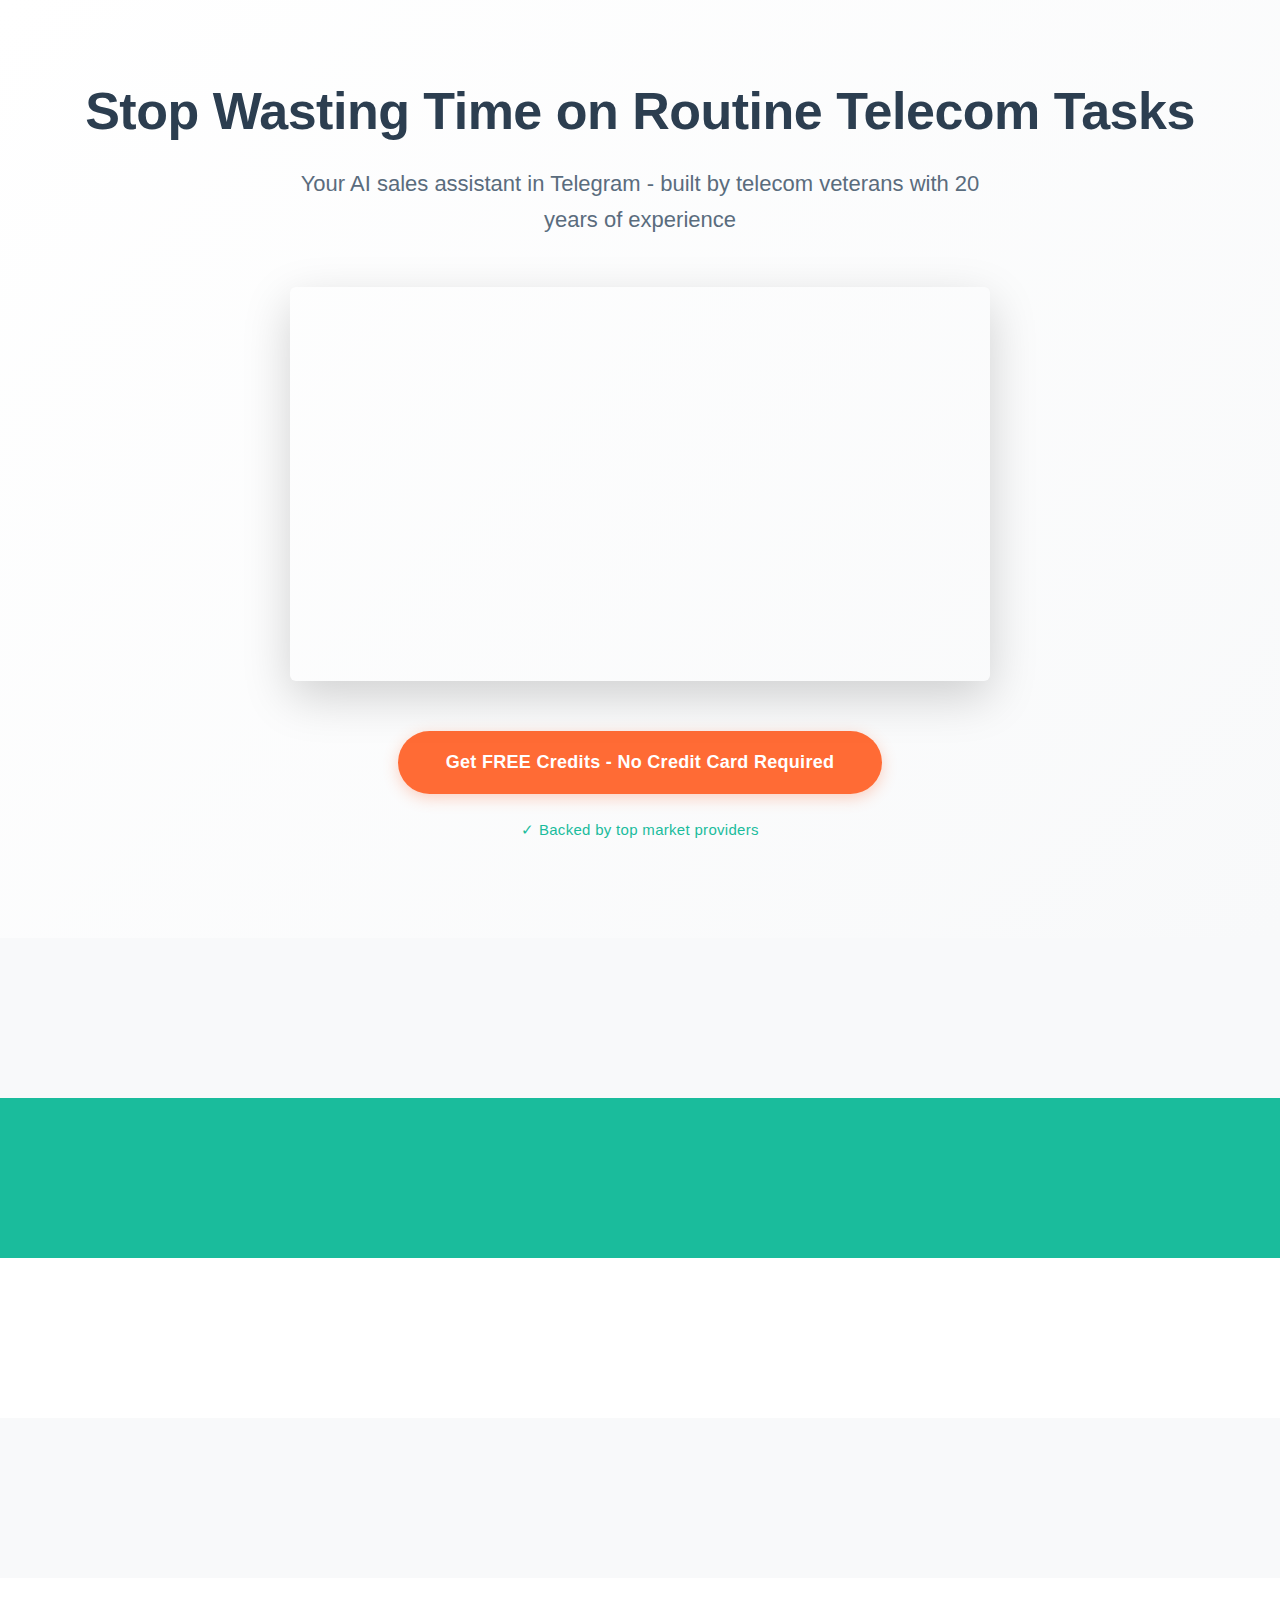
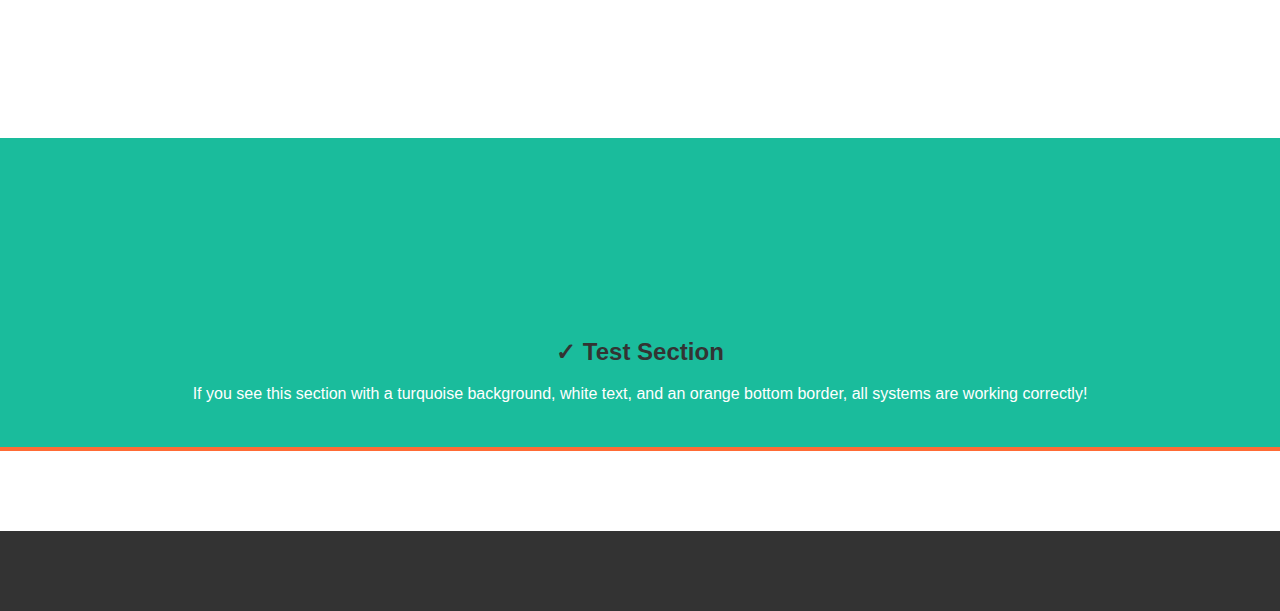
<file: toplcr_landing_page/index.html>
<!DOCTYPE html>
<html lang="en">
<head>
    <meta charset="UTF-8">
    <meta name="viewport" content="width=device-width, initial-scale=1.0">
    <meta name="description" content="TOPLCR - Intelligent Telegram Bot Assistant for Telecom Sales Professionals">
    <meta name="theme-color" content="#1ABC9C">
    
    <title>TOPLCR - Telegram Bot for Telecom Sales</title>
    
    <!-- Bootstrap 5.3.x CSS from jsDelivr CDN -->
    <link href="https://cdn.jsdelivr.net/npm/bootstrap@5.3.0/dist/css/bootstrap.min.css" rel="stylesheet">
    
    <!-- Custom CSS (loaded after Bootstrap) -->
    <link rel="stylesheet" href="css/custom.css">
</head>
<body>
    <!-- HERO SECTION -->
    <section id="hero" class="hero-section">
        <div class="container">
            <h1 class="hero-headline">Stop Wasting Time on Routine Telecom Tasks</h1>
            <p class="hero-subheadline">Your AI sales assistant in Telegram - built by telecom veterans with 20 years of experience</p>
            
            <div class="video-container">
                <div class="ratio ratio-16x9">
                    <!-- Replace PLACEHOLDER_VIDEO_ID with actual YouTube video ID -->
                    <iframe src="https://www.youtube.com/embed/PLACEHOLDER_VIDEO_ID" title="TOPLCR Bot Demo" allow="accelerometer; autoplay; clipboard-write; encrypted-media; gyroscope; picture-in-picture" allowfullscreen class="shadow-lg rounded"></iframe>
                </div>
            </div>
            
            <button type="button" class="btn btn-lg cta-button">Get FREE Credits - No Credit Card Required</button>
            
            <p class="trust-badge">✓ Backed by top market providers</p>
        </div>
    </section>

    <!-- PROBLEM-SOLUTION SECTION -->
    <section class="problem-solution-section">
        <!-- Problem and solution content will go here -->
    </section>

    <!-- BENEFITS SECTION -->
    <section class="benefits-section">
        <!-- Benefits content will go here -->
    </section>

    <!-- HOW IT WORKS SECTION -->
    <section class="how-it-works-section">
        <!-- How it works content will go here -->
    </section>

    <!-- CREDIBILITY SECTION -->
    <section class="credibility-section">
        <!-- Testimonials and social proof will go here -->
    </section>

    <!-- FAQ SECTION -->
    <section class="faq-section">
        <!-- Frequently asked questions will go here -->
    </section>

    <!-- CONTACT FORM SECTION -->
    <section class="contact-form-section">
        <!-- Contact form will go here -->
    </section>

    <!-- TEST SECTION - Verify Bootstrap and CSS are working -->
    <div class="test-section">
        <h2>✓ Test Section</h2>
        <p>If you see this section with a turquoise background, white text, and an orange bottom border, all systems are working correctly!</p>
    </div>

    <!-- FOOTER SECTION -->
    <footer class="footer-section">
        <!-- Footer content will go here -->
    </footer>

    <!-- Bootstrap 5.3.x JS Bundle from jsDelivr CDN (includes Popper) -->
    <script src="https://cdn.jsdelivr.net/npm/bootstrap@5.3.0/dist/js/bootstrap.bundle.min.js"></script>
    
    <!-- Custom JavaScript (loaded after Bootstrap) -->
    <script src="js/main.js"></script>
</body>
</html>
</file>
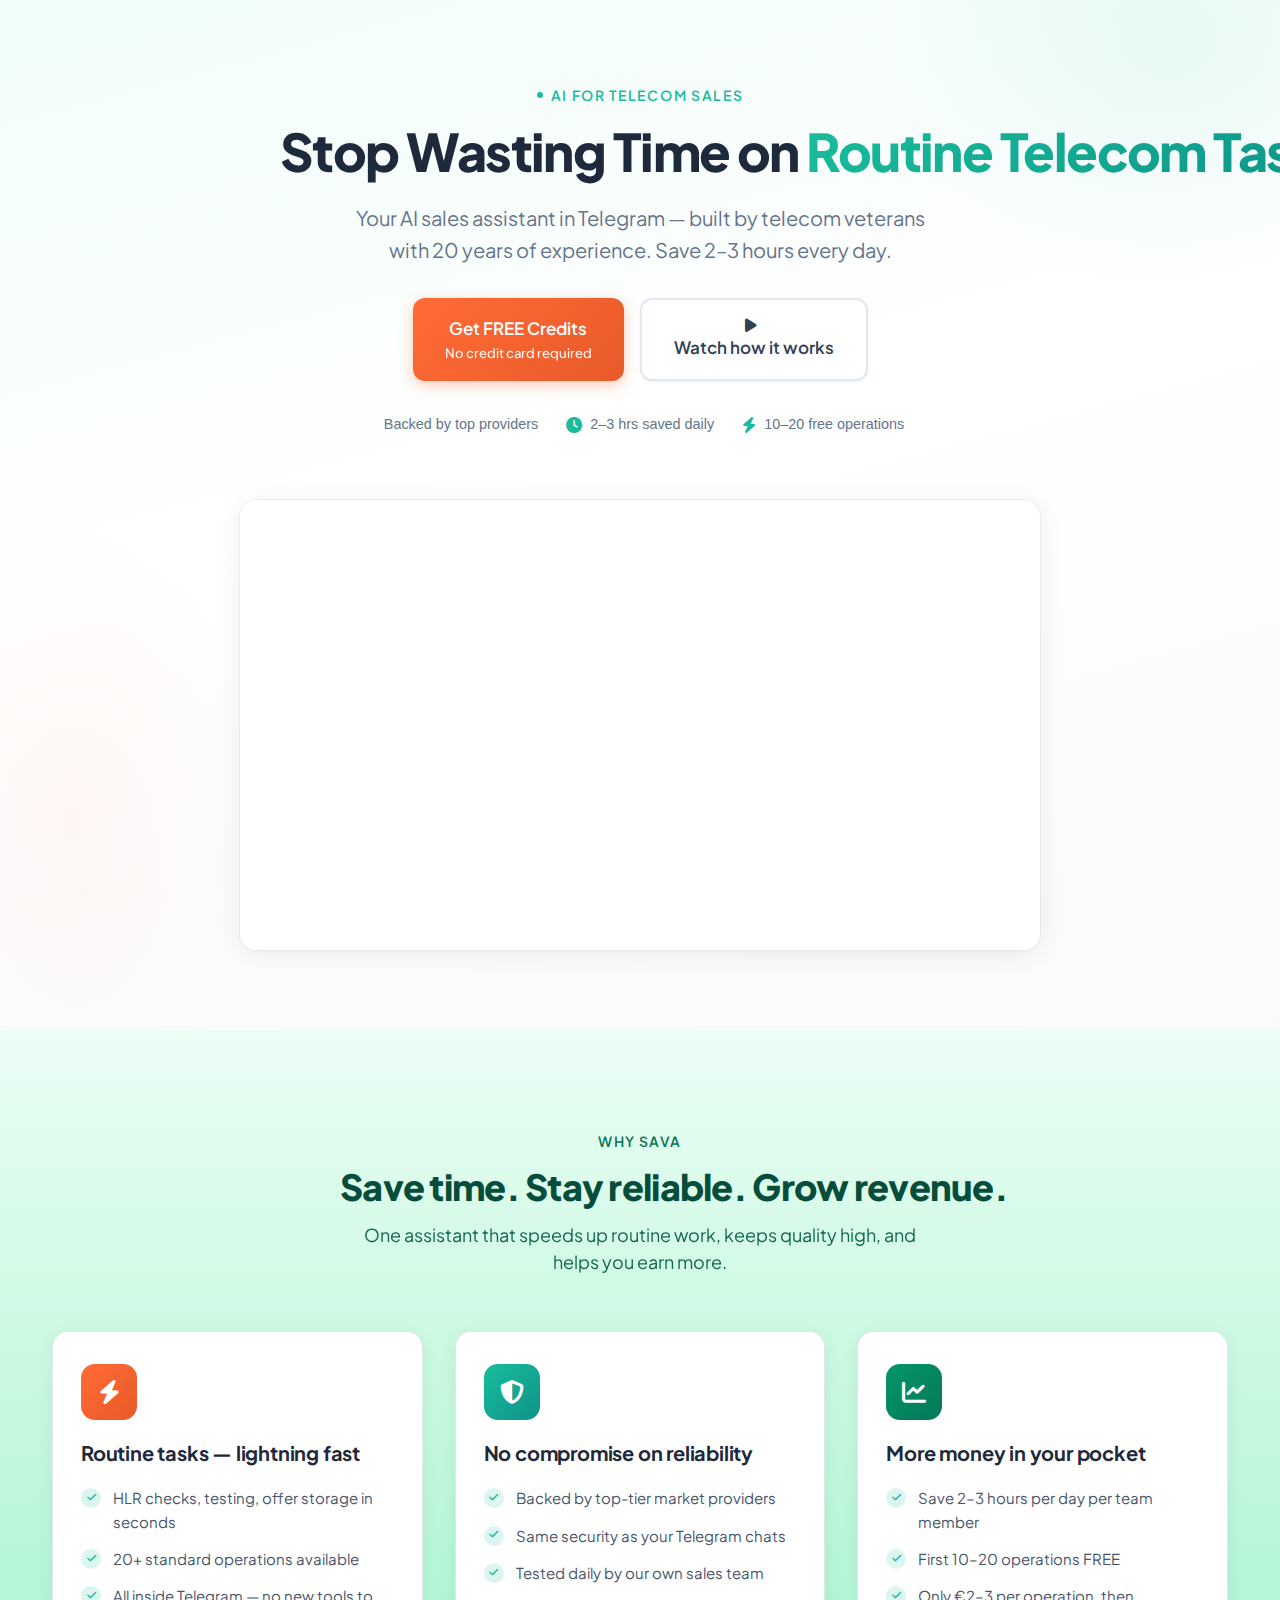
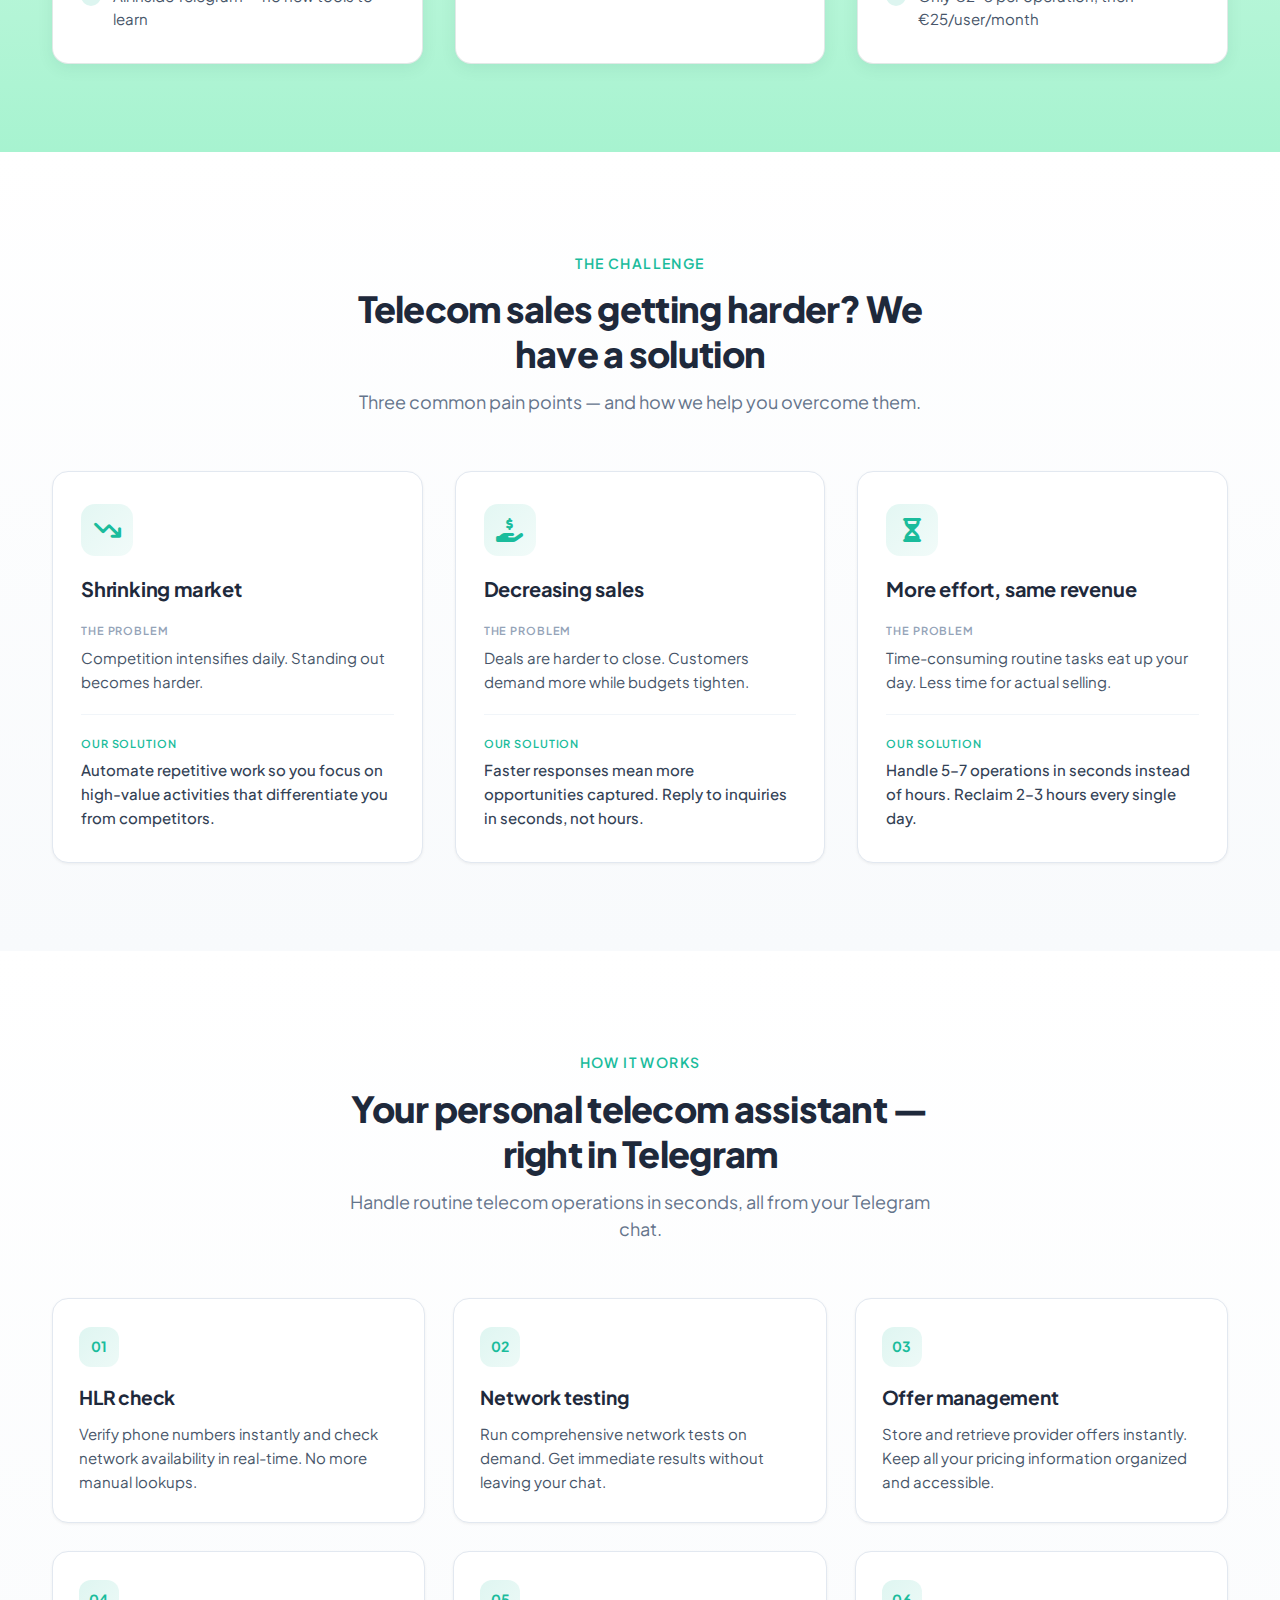
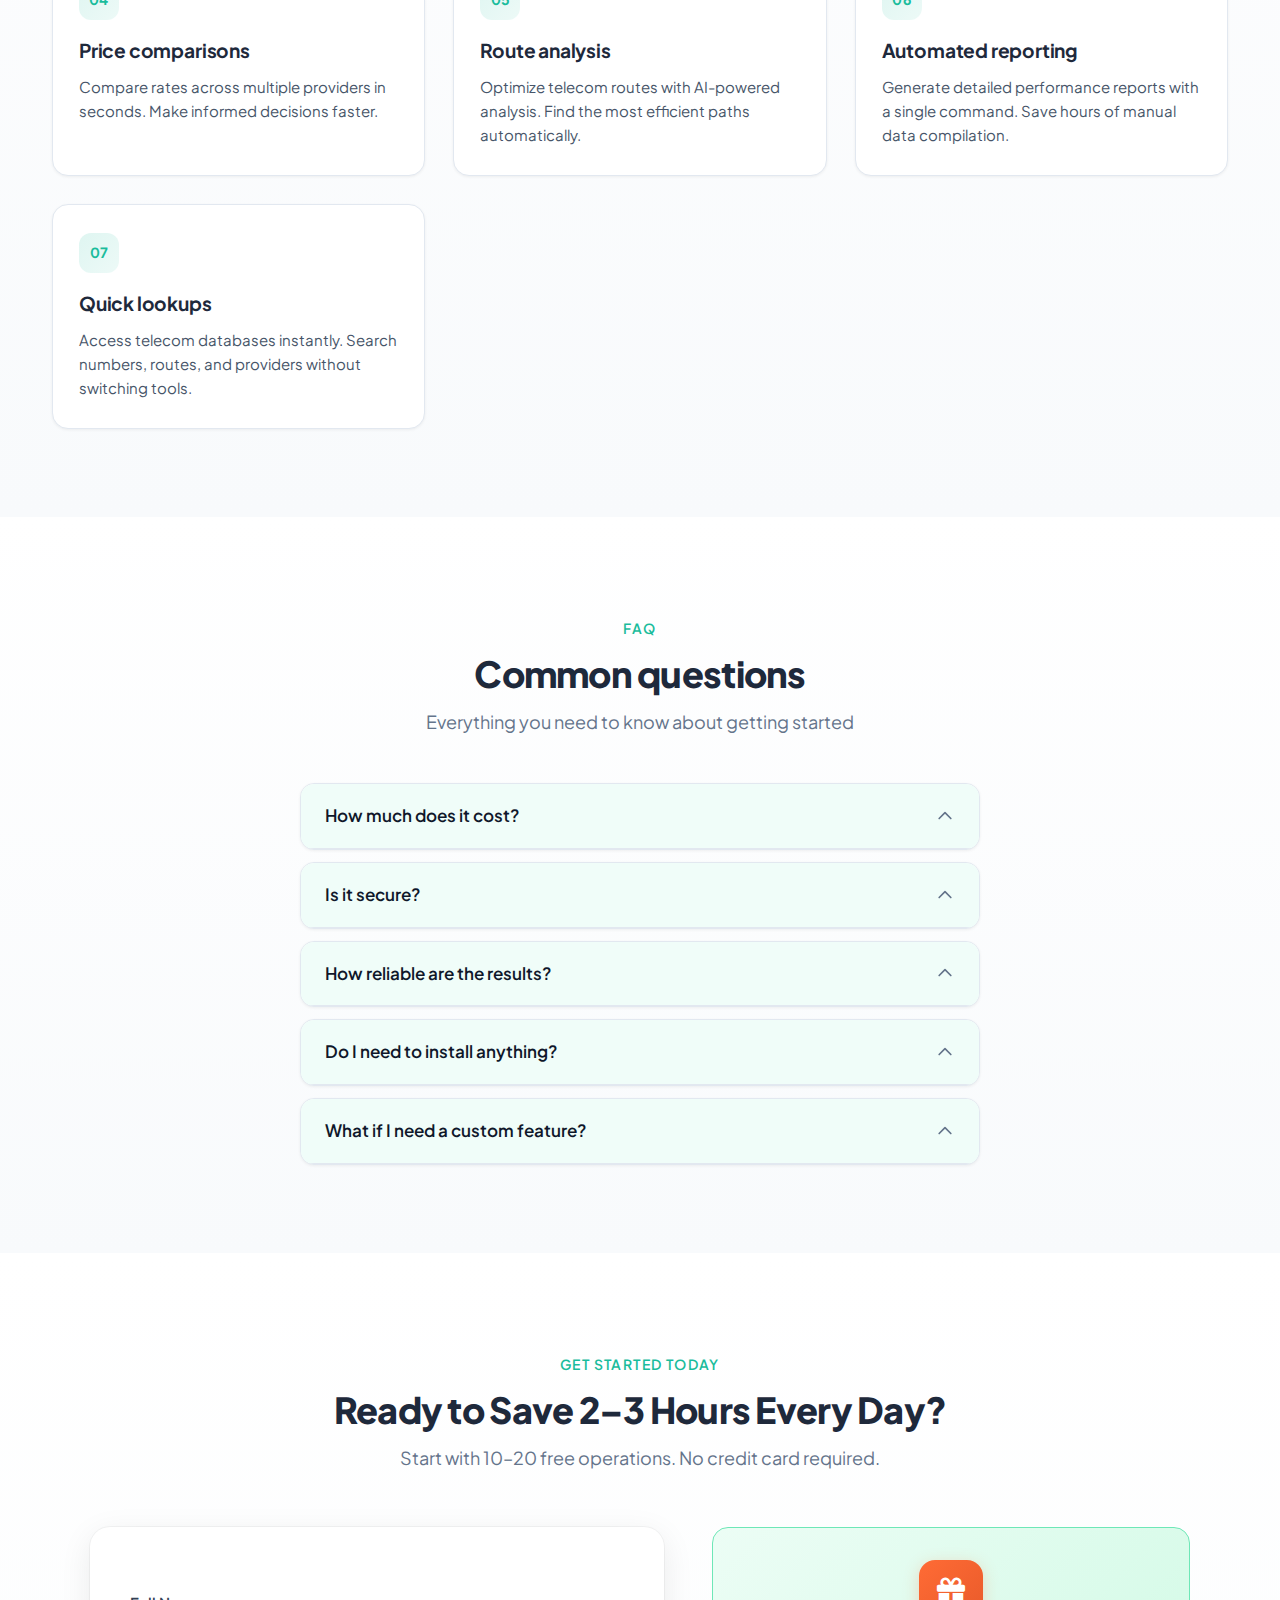
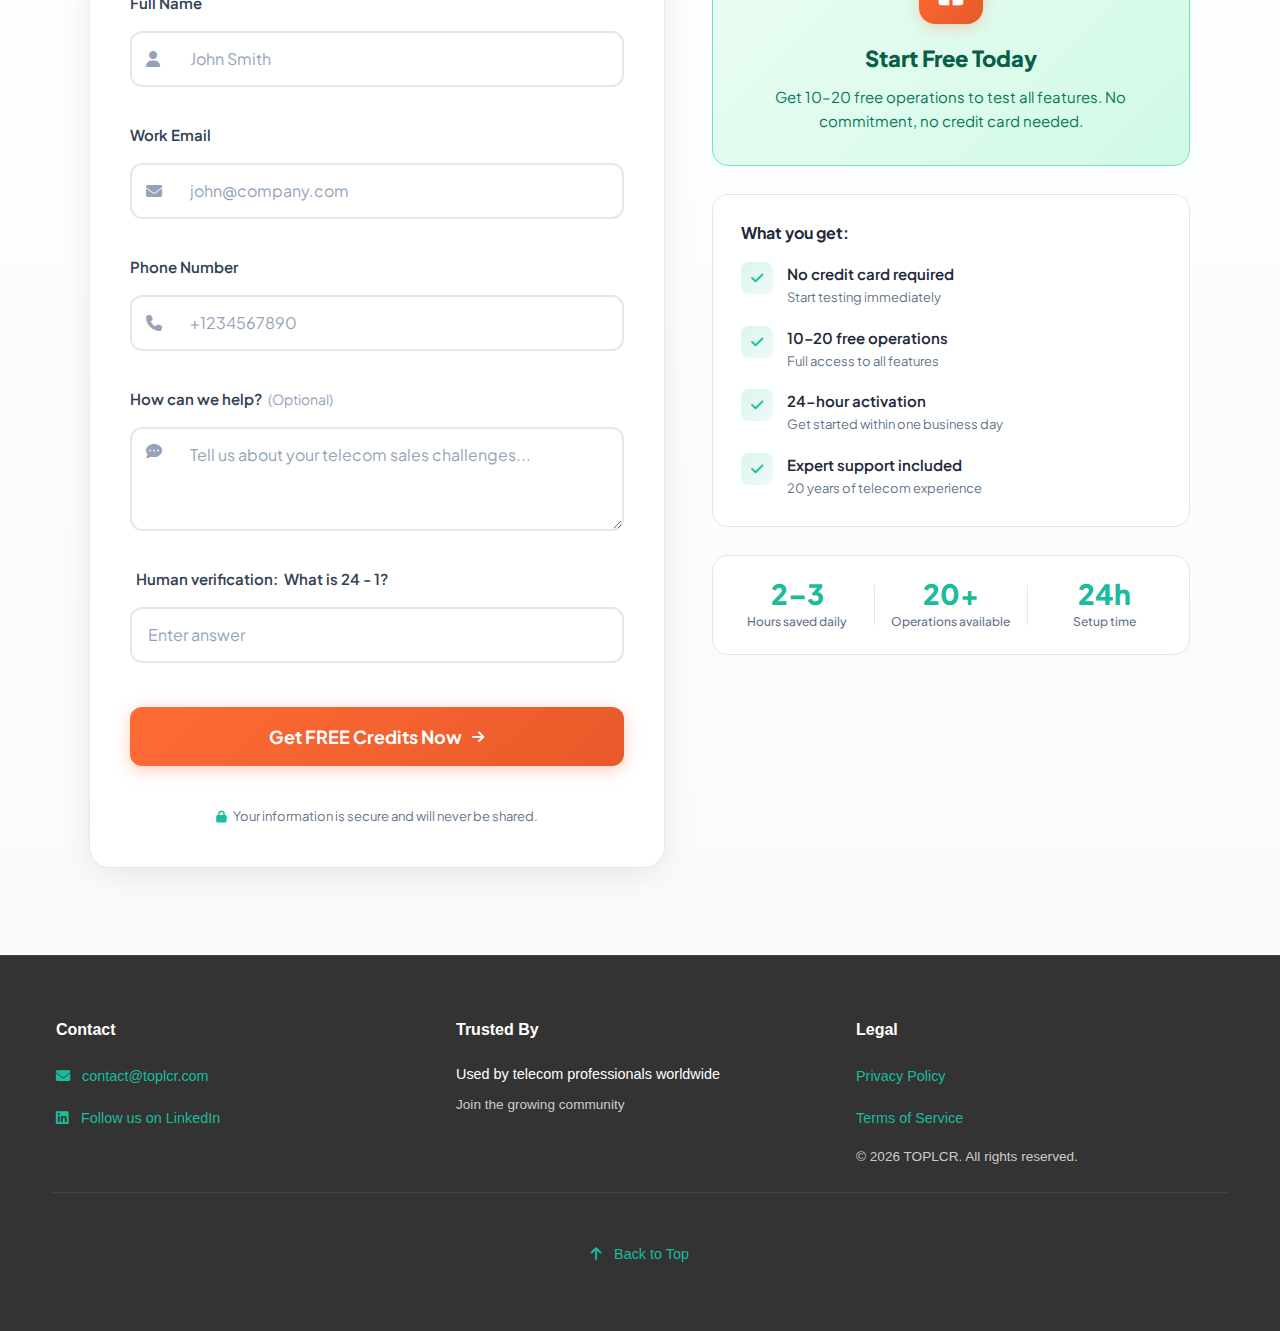
<file: Version 1/toplcr_landing_page/index.html>
<!DOCTYPE html>
<html lang="en">
<head>
    <meta charset="UTF-8">
    <meta name="viewport" content="width=device-width, initial-scale=1.0">
    <meta name="description" content="Free Telegram bot assistant for telecom sales. Save 2-3 hours daily on routine tasks. 20 years expertise. Try 10-20 operations free.">
    <meta name="theme-color" content="#1ABC9C">
    
    <title>TOPLCR - Telegram Bot for Telecom Sales</title>

    <!-- Preconnect to CDN for faster resource loading -->
    <link rel="preconnect" href="https://cdn.jsdelivr.net">
    <link rel="preconnect" href="https://cdnjs.cloudflare.com">

    <!-- Bootstrap 5.3.x CSS from jsDelivr CDN -->
    <link href="https://cdn.jsdelivr.net/npm/bootstrap@5.3.0/dist/css/bootstrap.min.css" rel="stylesheet">
    
    <!-- Font Awesome 6.4.0 CSS from CDN -->
    <link rel="stylesheet" href="https://cdnjs.cloudflare.com/ajax/libs/font-awesome/6.4.0/css/all.min.css">
    
    <!-- Google Fonts - Plus Jakarta Sans (modern, readable) -->
    <link rel="preconnect" href="https://fonts.googleapis.com">
    <link rel="preconnect" href="https://fonts.gstatic.com" crossorigin>
    <link href="https://fonts.googleapis.com/css2?family=Plus+Jakarta+Sans:wght@400;500;600;700;800&display=swap" rel="stylesheet">
    
    <!-- Custom CSS (loaded after Bootstrap) -->
    <link rel="stylesheet" href="css/custom.css">
</head>
<body>
    <!-- HERO SECTION -->
    <section id="hero" class="hero-section" aria-label="Main value proposition">
        <div class="hero-bg" aria-hidden="true"></div>
        <div class="container position-relative">
            <div class="hero-content">
                <p class="hero-eyebrow">
                    <span class="hero-eyebrow-dot" aria-hidden="true"></span>
                    AI for Telecom Sales
                </p>
                <h1 class="hero-headline">
                    Stop Wasting Time on <span class="hero-headline-accent">Routine Telecom Tasks</span>
                </h1>
                <p class="hero-subheadline">
                    Your AI sales assistant in Telegram — built by telecom veterans with 20 years of experience. Save 2–3 hours every day.
                </p>
                <div class="hero-actions">
                    <a href="#contact-form" class="btn btn-lg cta-button cta-primary">
                        Get FREE Credits <span class="cta-sub">No credit card required</span>
                    </a>
                    <a href="#hero-video" class="btn btn-lg cta-button cta-secondary">
                        <i class="fas fa-play" aria-hidden="true"></i> Watch how it works
                    </a>
                </div>
                <div class="hero-trust">
                    <span class="hero-trust-item"><i class="fas fa-shield-check" aria-hidden="true"></i> Backed by top providers</span>
                    <span class="hero-trust-item"><i class="fas fa-clock" aria-hidden="true"></i> 2–3 hrs saved daily</span>
                    <span class="hero-trust-item"><i class="fas fa-bolt" aria-hidden="true"></i> 10–20 free operations</span>
                </div>
            </div>
            <div id="hero-video" class="video-wrapper" tabindex="-1">
                <div class="video-container">
                    <div class="video-card">
                        <div class="ratio ratio-16x9">
                            <!-- Replace PLACEHOLDER_VIDEO_ID with actual YouTube video ID -->
                            <iframe src="https://www.youtube.com/embed/PLACEHOLDER_VIDEO_ID" title="TOPLCR Bot Demo" allow="accelerometer; autoplay; clipboard-write; encrypted-media; gyroscope; picture-in-picture" allowfullscreen loading="lazy"></iframe>
                        </div>
                    </div>
                </div>
            </div>
        </div>
    </section>

    <!-- BENEFITS SECTION -->
    <section id="benefits" class="benefits-section" aria-label="Key benefits of Sava bot">
        <div class="container">
            <header class="benefits-header">
                <p class="benefits-eyebrow">Why SAVA</p>
                <h2 class="benefits-heading">Save time. Stay reliable. Grow revenue.</h2>
                <p class="benefits-sub">One assistant that speeds up routine work, keeps quality high, and helps you earn more.</p>
            </header>

            <div class="benefits-grid">
                <!-- CARD 1: ROUTINE TASKS - LIGHTNING FAST -->
                <article class="benefit-card benefit-card--speed" aria-labelledby="benefit-title-1">
                    <div class="benefit-card-inner">
                        <div class="benefit-card-icon" aria-hidden="true">
                            <i class="fas fa-bolt" aria-hidden="true"></i>
                        </div>
                        <h3 id="benefit-title-1" class="benefit-card-title">Routine tasks — lightning fast</h3>
                        <ul class="benefit-list">
                            <li><i class="fas fa-check" aria-hidden="true"></i> HLR checks, testing, offer storage in seconds</li>
                            <li><i class="fas fa-check" aria-hidden="true"></i> 20+ standard operations available</li>
                            <li><i class="fas fa-check" aria-hidden="true"></i> All inside Telegram — no new tools to learn</li>
                        </ul>
                    </div>
                </article>

                <!-- CARD 2: NO COMPROMISE ON RELIABILITY -->
                <article class="benefit-card benefit-card--reliability" aria-labelledby="benefit-title-2">
                    <div class="benefit-card-inner">
                        <div class="benefit-card-icon" aria-hidden="true">
                            <i class="fas fa-shield-alt" aria-hidden="true"></i>
                        </div>
                        <h3 id="benefit-title-2" class="benefit-card-title">No compromise on reliability</h3>
                        <ul class="benefit-list">
                            <li><i class="fas fa-check" aria-hidden="true"></i> Backed by top-tier market providers</li>
                            <li><i class="fas fa-check" aria-hidden="true"></i> Same security as your Telegram chats</li>
                            <li><i class="fas fa-check" aria-hidden="true"></i> Tested daily by our own sales team</li>
                        </ul>
                    </div>
                </article>

                <!-- CARD 3: MORE MONEY IN YOUR POCKET -->
                <article class="benefit-card benefit-card--revenue" aria-labelledby="benefit-title-3">
                    <div class="benefit-card-inner">
                        <div class="benefit-card-icon" aria-hidden="true">
                            <i class="fas fa-chart-line" aria-hidden="true"></i>
                        </div>
                        <h3 id="benefit-title-3" class="benefit-card-title">More money in your pocket</h3>
                        <ul class="benefit-list">
                            <li><i class="fas fa-check" aria-hidden="true"></i> Save 2–3 hours per day per team member</li>
                            <li><i class="fas fa-check" aria-hidden="true"></i> First 10–20 operations FREE</li>
                            <li><i class="fas fa-check" aria-hidden="true"></i> Only €2–3 per operation, then €25/user/month</li>
                        </ul>
                    </div>
                </article>
            </div>
        </div>
    </section>

    <!-- PROBLEM-SOLUTION SECTION -->
    <section id="problem-solution" class="problem-solution-section" aria-label="Problem and Solution Overview">
        <div class="container">
            <header class="problem-solution-header">
                <p class="problem-solution-eyebrow">The challenge</p>
                <h2 class="problem-solution-heading">Telecom sales getting harder? We have a solution</h2>
                <p class="problem-solution-sub">Three common pain points — and how we help you overcome them.</p>
            </header>

            <div class="problem-solution-grid">
                <!-- CARD 1: SHRINKING MARKET -->
                <article class="problem-solution-card" aria-labelledby="ps-title-1">
                    <div class="ps-card-inner">
                        <div class="ps-card-icon" aria-hidden="true">
                            <i class="fas fa-arrow-trend-down" aria-hidden="true"></i>
                        </div>
                        <h3 id="ps-title-1" class="ps-card-title">Shrinking market</h3>
                        <div class="ps-card-problem">
                            <span class="ps-label">The problem</span>
                            <p>Competition intensifies daily. Standing out becomes harder.</p>
                        </div>
                        <div class="ps-card-solution">
                            <span class="ps-label ps-label-solution">Our solution</span>
                            <p>Automate repetitive work so you focus on high-value activities that differentiate you from competitors.</p>
                        </div>
                    </div>
                </article>

                <!-- CARD 2: DECREASING SALES -->
                <article class="problem-solution-card" aria-labelledby="ps-title-2">
                    <div class="ps-card-inner">
                        <div class="ps-card-icon" aria-hidden="true">
                            <i class="fas fa-hand-holding-dollar" aria-hidden="true"></i>
                        </div>
                        <h3 id="ps-title-2" class="ps-card-title">Decreasing sales</h3>
                        <div class="ps-card-problem">
                            <span class="ps-label">The problem</span>
                            <p>Deals are harder to close. Customers demand more while budgets tighten.</p>
                        </div>
                        <div class="ps-card-solution">
                            <span class="ps-label ps-label-solution">Our solution</span>
                            <p>Faster responses mean more opportunities captured. Reply to inquiries in seconds, not hours.</p>
                        </div>
                    </div>
                </article>

                <!-- CARD 3: MORE EFFORT, SAME REVENUE -->
                <article class="problem-solution-card" aria-labelledby="ps-title-3">
                    <div class="ps-card-inner">
                        <div class="ps-card-icon" aria-hidden="true">
                            <i class="fas fa-hourglass-half" aria-hidden="true"></i>
                        </div>
                        <h3 id="ps-title-3" class="ps-card-title">More effort, same revenue</h3>
                        <div class="ps-card-problem">
                            <span class="ps-label">The problem</span>
                            <p>Time-consuming routine tasks eat up your day. Less time for actual selling.</p>
                        </div>
                        <div class="ps-card-solution">
                            <span class="ps-label ps-label-solution">Our solution</span>
                            <p>Handle 5–7 operations in seconds instead of hours. Reclaim 2–3 hours every single day.</p>
                        </div>
                    </div>
                </article>
            </div>
        </div>
    </section>

    <!-- HOW IT WORKS SECTION -->
    <section id="how-it-works" class="how-it-works-section" aria-label="How TOPLCR bot works">
        <div class="container">
            <header class="how-it-works-header">
                <p class="how-it-works-eyebrow">How it works</p>
                <h2 class="how-it-works-heading">Your personal telecom assistant — right in Telegram</h2>
                <p class="how-it-works-sub">Handle routine telecom operations in seconds, all from your Telegram chat.</p>
            </header>
            
            <div class="how-it-works-grid">
                <article class="operation-card" aria-labelledby="op-title-1">
                    <div class="operation-card-inner">
                        <span class="operation-step" aria-hidden="true">01</span>
                        <h3 id="op-title-1" class="operation-title">HLR check</h3>
                        <p class="operation-description">Verify phone numbers instantly and check network availability in real-time. No more manual lookups.</p>
                    </div>
                </article>
                <article class="operation-card" aria-labelledby="op-title-2">
                    <div class="operation-card-inner">
                        <span class="operation-step" aria-hidden="true">02</span>
                        <h3 id="op-title-2" class="operation-title">Network testing</h3>
                        <p class="operation-description">Run comprehensive network tests on demand. Get immediate results without leaving your chat.</p>
                    </div>
                </article>
                <article class="operation-card" aria-labelledby="op-title-3">
                    <div class="operation-card-inner">
                        <span class="operation-step" aria-hidden="true">03</span>
                        <h3 id="op-title-3" class="operation-title">Offer management</h3>
                        <p class="operation-description">Store and retrieve provider offers instantly. Keep all your pricing information organized and accessible.</p>
                    </div>
                </article>
                <article class="operation-card" aria-labelledby="op-title-4">
                    <div class="operation-card-inner">
                        <span class="operation-step" aria-hidden="true">04</span>
                        <h3 id="op-title-4" class="operation-title">Price comparisons</h3>
                        <p class="operation-description">Compare rates across multiple providers in seconds. Make informed decisions faster.</p>
                    </div>
                </article>
                <article class="operation-card" aria-labelledby="op-title-5">
                    <div class="operation-card-inner">
                        <span class="operation-step" aria-hidden="true">05</span>
                        <h3 id="op-title-5" class="operation-title">Route analysis</h3>
                        <p class="operation-description">Optimize telecom routes with AI-powered analysis. Find the most efficient paths automatically.</p>
                    </div>
                </article>
                <article class="operation-card" aria-labelledby="op-title-6">
                    <div class="operation-card-inner">
                        <span class="operation-step" aria-hidden="true">06</span>
                        <h3 id="op-title-6" class="operation-title">Automated reporting</h3>
                        <p class="operation-description">Generate detailed performance reports with a single command. Save hours of manual data compilation.</p>
                    </div>
                </article>
                <article class="operation-card" aria-labelledby="op-title-7">
                    <div class="operation-card-inner">
                        <span class="operation-step" aria-hidden="true">07</span>
                        <h3 id="op-title-7" class="operation-title">Quick lookups</h3>
                        <p class="operation-description">Access telecom databases instantly. Search numbers, routes, and providers without switching tools.</p>
                    </div>
                </article>
            </div>
        </div>
    </section>

    <!-- FAQ SECTION -->
    <section id="faq" class="faq-section" aria-label="Frequently Asked Questions">
        <div class="container faq-container">
            <header class="faq-header">
                <p class="faq-eyebrow">FAQ</p>
                <h2 class="faq-heading">Common questions</h2>
                <p class="faq-sub">Everything you need to know about getting started</p>
            </header>
            
            <div class="accordion accordion-faq" id="faqAccordion">
                <!-- FAQ Item 1: Pricing -->
                <div class="accordion-item">
                    <h3 class="accordion-header">
                        <button class="accordion-button" type="button" data-bs-toggle="collapse" data-bs-target="#faqOne" aria-expanded="false" aria-controls="faqOne">
                            How much does it cost?
                        </button>
                    </h3>
                    <div id="faqOne" class="accordion-collapse collapse" data-bs-parent="#faqAccordion">
                        <div class="accordion-body">
                            Start with 10–20 FREE operations to test the bot — no credit card required. After that, you can choose between pay-as-you-go at €2–3 per operation, or subscribe for €25/user/month plus service costs. No hidden fees, cancel anytime.
                        </div>
                    </div>
                </div>

                <!-- FAQ Item 2: Security -->
                <div class="accordion-item">
                    <h3 class="accordion-header">
                        <button class="accordion-button" type="button" data-bs-toggle="collapse" data-bs-target="#faqTwo" aria-expanded="false" aria-controls="faqTwo">
                            Is it secure?
                        </button>
                    </h3>
                    <div id="faqTwo" class="accordion-collapse collapse" data-bs-parent="#faqAccordion">
                        <div class="accordion-body">
                            Absolutely. The bot uses the same end-to-end encryption as your regular Telegram chats. Your data stays protected and private. We don’t store sensitive information on our servers — everything happens securely within Telegram’s infrastructure.
                        </div>
                    </div>
                </div>

                <!-- FAQ Item 3: Reliability -->
                <div class="accordion-item">
                    <h3 class="accordion-header">
                        <button class="accordion-button" type="button" data-bs-toggle="collapse" data-bs-target="#faqThree" aria-expanded="false" aria-controls="faqThree">
                            How reliable are the results?
                        </button>
                    </h3>
                    <div id="faqThree" class="accordion-collapse collapse" data-bs-parent="#faqAccordion">
                        <div class="accordion-body">
                            Our services are backed by top-tier market providers — the same infrastructure trusted by major telecom companies. Our own sales team uses this bot daily, and we continuously monitor performance to ensure accuracy and uptime.
                        </div>
                    </div>
                </div>

                <!-- FAQ Item 4: Installation -->
                <div class="accordion-item">
                    <h3 class="accordion-header">
                        <button class="accordion-button" type="button" data-bs-toggle="collapse" data-bs-target="#faqFour" aria-expanded="false" aria-controls="faqFour">
                            Do I need to install anything?
                        </button>
                    </h3>
                    <div id="faqFour" class="accordion-collapse collapse" data-bs-parent="#faqAccordion">
                        <div class="accordion-body">
                            No installation needed! The bot works directly inside Telegram — the messaging app you already use every day. Just start a conversation with the bot and you’re ready to go. Works on desktop, mobile, and web.
                        </div>
                    </div>
                </div>

                <!-- FAQ Item 5: Custom Features -->
                <div class="accordion-item">
                    <h3 class="accordion-header">
                        <button class="accordion-button" type="button" data-bs-toggle="collapse" data-bs-target="#faqFive" aria-expanded="false" aria-controls="faqFive">
                            What if I need a custom feature?
                        </button>
                    </h3>
                    <div id="faqFive" class="accordion-collapse collapse" data-bs-parent="#faqAccordion">
                        <div class="accordion-body">
                            We’re constantly improving based on user feedback from real telecom sales professionals. If you need something specific, just let us know! We prioritize features that help our users save time and close more deals.
                        </div>
                    </div>
                </div>
            </div>
        </div>
    </section>

    <!-- CONTACT FORM SECTION -->
    <section id="contact-form" class="contact-form-section" aria-label="Request free trial">
        <div class="container">
            <!-- Section Header -->
            <header class="contact-section-header">
                <p class="contact-eyebrow">Get started today</p>
                <h2 class="contact-heading">Ready to Save 2–3 Hours Every Day?</h2>
                <p class="contact-sub">Start with 10–20 free operations. No credit card required.</p>
            </header>

            <!-- Two-Column Layout: Form + Benefits -->
            <div class="contact-layout">
                <!-- LEFT: Contact Form -->
                <div class="contact-form-container">
                    <!-- Form Messages Container (hidden by default) -->
                    <div id="formMessages" class="form-messages-container"></div>

                    <!-- Main Contact Form -->
                    <form id="contactForm" class="contact-form" novalidate>
                        <!-- Name Field -->
                        <div class="form-field">
                            <label for="userName" class="form-label">Full Name</label>
                            <div class="input-with-icon">
                                <i class="fas fa-user input-icon" aria-hidden="true"></i>
                                <input
                                    type="text"
                                    class="form-control"
                                    id="userName"
                                    name="userName"
                                    placeholder="John Smith"
                                    required
                                    minlength="2"
                                    aria-label="Full Name"
                                    aria-required="true"
                                >
                            </div>
                            <small class="form-error-text" id="userNameError"></small>
                        </div>

                        <!-- Email Field -->
                        <div class="form-field">
                            <label for="userEmail" class="form-label">Work Email</label>
                            <div class="input-with-icon">
                                <i class="fas fa-envelope input-icon" aria-hidden="true"></i>
                                <input
                                    type="email"
                                    class="form-control"
                                    id="userEmail"
                                    name="userEmail"
                                    placeholder="john@company.com"
                                    required
                                    pattern="[a-zA-Z0-9._%+-]+@[a-zA-Z0-9.-]+\.[a-zA-Z]{2,}"
                                    aria-label="Work Email"
                                    aria-required="true"
                                >
                            </div>
                            <small class="form-error-text" id="userEmailError"></small>
                        </div>

                        <!-- Phone Field -->
                        <div class="form-field">
                            <label for="userPhone" class="form-label">Phone Number</label>
                            <div class="input-with-icon">
                                <i class="fas fa-phone input-icon" aria-hidden="true"></i>
                                <input
                                    type="tel"
                                    class="form-control"
                                    id="userPhone"
                                    name="userPhone"
                                    placeholder="+1234567890"
                                    required
                                    pattern="[0-9]{10,15}"
                                    aria-label="Phone Number"
                                    aria-required="true"
                                >
                            </div>
                            <small class="form-error-text" id="userPhoneError"></small>
                        </div>

                        <!-- Message Field (Optional) -->
                        <div class="form-field">
                            <label for="userMessage" class="form-label">How can we help? <span class="optional-label">(Optional)</span></label>
                            <div class="input-with-icon">
                                <i class="fas fa-comment-dots input-icon input-icon-textarea" aria-hidden="true"></i>
                                <textarea
                                    class="form-control"
                                    id="userMessage"
                                    name="userMessage"
                                    placeholder="Tell us about your telecom sales challenges..."
                                    rows="3"
                                    aria-label="Message"
                                ></textarea>
                            </div>
                            <small class="form-error-text" id="userMessageError"></small>
                        </div>

                        <!-- Honeypot Field (Hidden) - Catches Bots -->
                        <div class="form-field" style="position: absolute; left: -9999px;">
                            <label for="websiteUrl">Website</label>
                            <input type="text" id="websiteUrl" name="websiteUrl" tabindex="-1" autocomplete="off">
                        </div>

                        <!-- Dynamic Math CAPTCHA Field -->
                        <div class="form-field">
                            <label for="captchaAnswer" class="form-label">
                                <i class="fas fa-shield-check" aria-hidden="true"></i>
                                Human verification: <span id="captchaQuestion">What is 5 + 3?</span>
                            </label>
                            <input
                                type="text"
                                class="form-control"
                                id="captchaAnswer"
                                name="captchaAnswer"
                                placeholder="Enter answer"
                                required
                                aria-label="CAPTCHA Answer"
                                aria-required="true"
                                autocomplete="off"
                            >
                            <small class="form-error-text" id="captchaAnswerError"></small>
                        </div>

                        <!-- Submit Button -->
                        <button
                            type="submit"
                            id="submitButton"
                            class="btn btn-lg w-100 submit-button"
                            aria-label="Request FREE Credits"
                        >
                            <span class="button-text">Get FREE Credits Now</span>
                            <i class="fas fa-arrow-right button-icon" aria-hidden="true"></i>
                        </button>

                        <!-- Privacy Note -->
                        <p class="privacy-note">
                            <i class="fas fa-lock" aria-hidden="true"></i>
                            Your information is secure and will never be shared.
                        </p>
                    </form>
                </div>

                <!-- RIGHT: Benefits & Trust Indicators -->
                <aside class="contact-benefits-container" aria-label="Benefits and guarantees">
                    <!-- Value Proposition Card -->
                    <div class="benefit-highlight-card">
                        <div class="benefit-highlight-icon">
                            <i class="fas fa-gift" aria-hidden="true"></i>
                        </div>
                        <h3 class="benefit-highlight-title">Start Free Today</h3>
                        <p class="benefit-highlight-text">Get 10–20 free operations to test all features. No commitment, no credit card needed.</p>
                    </div>

                    <!-- Trust Indicators List -->
                    <div class="trust-features">
                        <h4 class="trust-features-title">What you get:</h4>
                        <ul class="trust-features-list">
                            <li class="trust-feature-item">
                                <div class="trust-feature-icon">
                                    <i class="fas fa-check" aria-hidden="true"></i>
                                </div>
                                <div class="trust-feature-content">
                                    <strong>No credit card required</strong>
                                    <p>Start testing immediately</p>
                                </div>
                            </li>
                            <li class="trust-feature-item">
                                <div class="trust-feature-icon">
                                    <i class="fas fa-check" aria-hidden="true"></i>
                                </div>
                                <div class="trust-feature-content">
                                    <strong>10–20 free operations</strong>
                                    <p>Full access to all features</p>
                                </div>
                            </li>
                            <li class="trust-feature-item">
                                <div class="trust-feature-icon">
                                    <i class="fas fa-check" aria-hidden="true"></i>
                                </div>
                                <div class="trust-feature-content">
                                    <strong>24-hour activation</strong>
                                    <p>Get started within one business day</p>
                                </div>
                            </li>
                            <li class="trust-feature-item">
                                <div class="trust-feature-icon">
                                    <i class="fas fa-check" aria-hidden="true"></i>
                                </div>
                                <div class="trust-feature-content">
                                    <strong>Expert support included</strong>
                                    <p>20 years of telecom experience</p>
                                </div>
                            </li>
                        </ul>
                    </div>

                    <!-- Social Proof Stats -->
                    <div class="social-proof-stats">
                        <div class="stat-item">
                            <div class="stat-number">2–3</div>
                            <div class="stat-label">Hours saved daily</div>
                        </div>
                        <div class="stat-divider"></div>
                        <div class="stat-item">
                            <div class="stat-number">20+</div>
                            <div class="stat-label">Operations available</div>
                        </div>
                        <div class="stat-divider"></div>
                        <div class="stat-item">
                            <div class="stat-number">24h</div>
                            <div class="stat-label">Setup time</div>
                        </div>
                    </div>
                </aside>
            </div>
        </div>
    </section>

    <!-- FOOTER SECTION -->
    <footer class="footer-section">
        <div class="container py-4">
            <div class="row">
                <!-- COLUMN 1: CONTACT INFO -->
                <div class="col-md-4 col-sm-12 text-md-start text-center mb-4 mb-md-0 px-3">
                    <h5 class="footer-heading">Contact</h5>
                    <div class="footer-link-group">
                        <a href="mailto:contact@toplcr.com" class="footer-link">
                            <i class="fas fa-envelope" aria-hidden="true"></i> contact@toplcr.com
                        </a>
                    </div>
                    <div class="footer-link-group">
                        <a href="#" target="_blank" rel="noopener noreferrer" class="footer-link" aria-label="Follow us on LinkedIn">
                            <i class="fab fa-linkedin" aria-hidden="true"></i> Follow us on LinkedIn
                        </a>
                    </div>
                </div>

                <!-- COLUMN 2: SOCIAL PROOF -->
                <div class="col-md-4 col-sm-12 text-md-start text-center mb-4 mb-md-0 px-3">
                    <h5 class="footer-heading">Trusted By</h5>
                    <p class="footer-text">Used by telecom professionals worldwide</p>
                    <p class="footer-subtext">Join the growing community</p>
                </div>

                <!-- COLUMN 3: LEGAL & COPYRIGHT -->
                <div class="col-md-4 col-sm-12 text-md-start text-center px-3">
                    <h5 class="footer-heading">Legal</h5>
                    <div class="footer-link-group">
                        <a href="#" class="footer-link">Privacy Policy</a>
                    </div>
                    <div class="footer-link-group">
                        <a href="#" class="footer-link">Terms of Service</a>
                    </div>
                    <p class="footer-copyright">© 2026 TOPLCR. All rights reserved.</p>
                </div>
            </div>

            <!-- TOP BORDER SEPARATOR -->
            <div class="footer-top-border"></div>

            <!-- BACK TO TOP LINK -->
            <div class="text-center mt-4">
                <a href="#hero" class="footer-back-to-top">
                    <i class="fas fa-arrow-up" aria-hidden="true"></i> Back to Top
                </a>
            </div>
        </div>
    </footer>

    <!-- Bootstrap 5.3.x JS Bundle from jsDelivr CDN (includes Popper) -->
    <script src="https://cdn.jsdelivr.net/npm/bootstrap@5.3.0/dist/js/bootstrap.bundle.min.js"></script>
    
    <!-- Custom JavaScript (loaded after Bootstrap) -->
    <script src="js/main.js"></script>
</body>
</html>
</file>
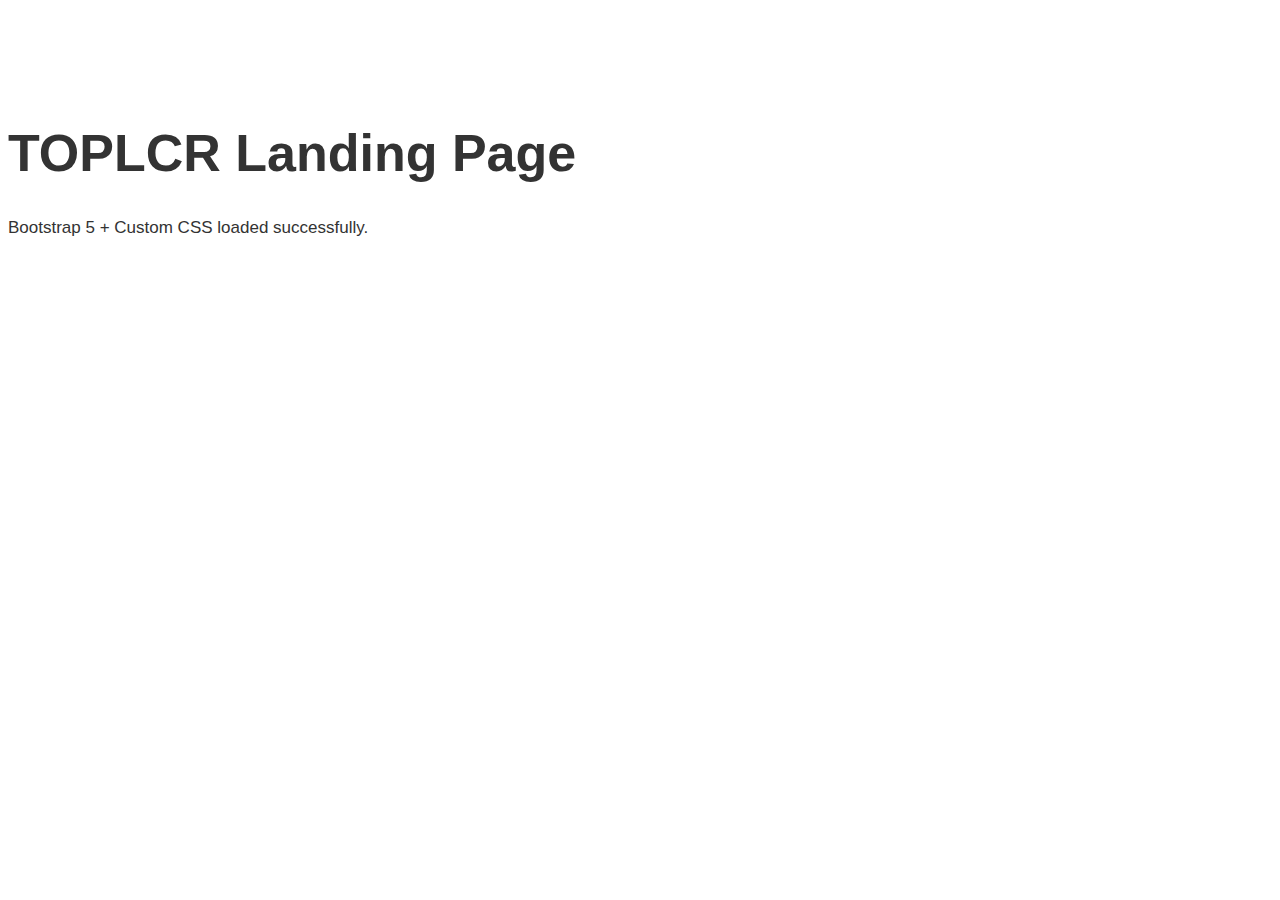
<file: Version2/toplcr_landing_page/index.html>
<!DOCTYPE html>
<html lang="en">
<head>
    <meta charset="UTF-8">
    <meta name="viewport" content="width=device-width, initial-scale=1.0">
    <meta name="description" content="TOPLCR - Your AI-powered Telegram bot assistant for telecom sales professionals. Boost productivity, manage leads, and close deals faster.">
    <meta name="keywords" content="TOPLCR, Telegram bot, telecom sales, sales assistant, lead management">
    <meta name="author" content="TOPLCR">

    <title>TOPLCR - Telegram Bot for Telecom Sales</title>

    <!-- Bootstrap 5.3 CSS (jsDelivr CDN) -->
    <link href="https://cdn.jsdelivr.net/npm/bootstrap@5.3.3/dist/css/bootstrap.min.css"
          rel="stylesheet"
          integrity="sha384-QWTKZyjpPEjISv5WaRU9OFeRpok6YcnS/1p0p/ndFPPIFLCPbJBAfnNaOInkdi1C"
          crossorigin="anonymous">
    <!-- CDN Fallback Note: If jsDelivr is unavailable, consider serving Bootstrap locally as a fallback -->

    <!-- Custom Stylesheet (loaded after Bootstrap to allow overrides) -->
    <link href="css/custom.css" rel="stylesheet">
</head>
<body>

    <!-- NAVIGATION (future phase) -->

    <!-- HERO SECTION -->

    <!-- PROBLEM-SOLUTION SECTION -->

    <!-- BENEFITS SECTION -->

    <!-- HOW IT WORKS SECTION -->

    <!-- FAQ SECTION -->

    <!-- CONTACT FORM SECTION -->

    <!-- FOOTER SECTION -->

    <!-- Test Section: Verify Bootstrap + Custom CSS are working -->
    <section class="test-section">
        <div class="container">
            <h1>TOPLCR Landing Page</h1>
            <p class="lead mb-0">Bootstrap 5 + Custom CSS loaded successfully.</p>
        </div>
    </section>

    <!-- Bootstrap 5.3 JS Bundle (includes Popper) -->
    <script src="https://cdn.jsdelivr.net/npm/bootstrap@5.3.3/dist/js/bootstrap.bundle.min.js"
            integrity="sha384-YvpcrYf0tY3lHB60NNkmXc5s9fDVZLESaAA55NDzOxhy9GkcIdslK1eN7N6jIeHz"
            crossorigin="anonymous"></script>
    <!-- CDN Fallback Note: If jsDelivr is unavailable, consider serving Bootstrap JS locally as a fallback -->

    <!-- Custom JavaScript (loaded after Bootstrap JS) -->
    <script src="js/main.js"></script>
</body>
</html>
</file>
<file: toplcr_landing_page/css/custom.css>
/* ===================================
   TOPLCR Landing Page - Custom CSS
   ===================================  */

/* CSS Custom Properties (Color Variables) */
:root {
    --primary-color: #FFFFFF;
    --secondary-color: #1ABC9C;
    --accent-color: #FF6B35;
    --dark-text: #333333;
    --light-background: #f8f9fa;
}

/* Global Styles */
* {
    box-sizing: border-box;
}

html {
    scroll-behavior: smooth;
}

body {
    background-color: var(--primary-color);
    color: var(--dark-text);
    font-family: -apple-system, BlinkMacSystemFont, 'Segoe UI', Roboto, 'Helvetica Neue', Arial, sans-serif;
    line-height: 1.6;
}

/* Section Padding Utilities */
section {
    padding: 80px 0;
}

/* Responsive Padding for Mobile Devices */
@media (max-width: 768px) {
    section {
        padding: 40px 0;
    }
}

/* Test Section Styling */
.test-section {
    background-color: var(--secondary-color);
    color: var(--primary-color);
    text-align: center;
    padding: 40px 20px;
    border-bottom: 4px solid var(--accent-color);
}

.test-section h2 {
    margin-bottom: 15px;
    font-weight: 600;
    font-size: 1.5rem;
}

.test-section p {
    margin: 0;
    font-size: 1rem;
}

/* ===================================
   HERO SECTION
   =================================== */

/* Hero Section Base */
.hero-section {
    min-height: 85vh;
    display: flex;
    align-items: center;
    justify-content: center;
    background: linear-gradient(135deg, #ffffff 0%, #f8f9fa 100%);
    padding: 80px 20px;
    text-align: center;
}

/* Typography */
.hero-headline {
    font-size: 52px;
    font-weight: 700;
    color: #2c3e50;
    margin-bottom: 24px;
    line-height: 1.2;
    letter-spacing: -0.5px;
}

.hero-subheadline {
    font-size: 22px;
    font-weight: 400;
    color: #5a6c7d;
    margin-bottom: 50px;
    line-height: 1.6;
    max-width: 700px;
    margin-left: auto;
    margin-right: auto;
}

/* Video Container */
.video-container {
    margin-bottom: 50px;
    max-width: 700px;
    margin-left: auto;
    margin-right: auto;
}

.video-container iframe {
    border-radius: 12px;
    box-shadow: 0 10px 40px rgba(0, 0, 0, 0.1);
}

/* CTA Button */
.cta-button {
    background-color: var(--accent-color);
    color: #ffffff;
    padding: 18px 48px;
    border-radius: 50px;
    font-size: 18px;
    font-weight: 600;
    border: none;
    cursor: pointer;
    transition: all 0.3s ease;
    box-shadow: 0 4px 15px rgba(255, 107, 53, 0.3);
    text-transform: none;
    letter-spacing: 0.3px;
}

.cta-button:hover {
    background-color: var(--secondary-color);
    transform: translateY(-2px);
    box-shadow: 0 6px 20px rgba(26, 188, 156, 0.4);
    color: #ffffff;
}

.cta-button:active {
    transform: translateY(0);
    box-shadow: 0 2px 10px rgba(26, 188, 156, 0.3);
}

/* Trust Badge */
.trust-badge {
    margin-top: 24px;
    font-size: 15px;
    color: var(--secondary-color);
    font-weight: 500;
    letter-spacing: 0.3px;
}

/* Responsive Design for Large Desktop */
@media (max-width: 992px) {
    .hero-section {
        min-height: auto;
        padding: 60px 20px;
    }
    
    .hero-headline {
        font-size: 40px;
    }
    
    .hero-subheadline {
        font-size: 18px;
        margin-bottom: 40px;
    }
}

/* Responsive Design for Tablet */
@media (max-width: 768px) {
    .hero-section {
        padding: 50px 16px;
    }
    
    .hero-headline {
        font-size: 32px;
        margin-bottom: 20px;
    }
    
    .hero-subheadline {
        font-size: 16px;
        margin-bottom: 35px;
    }
    
    .cta-button {
        width: 100%;
        max-width: 100%;
        font-size: 16px;
        padding: 16px 32px;
    }
    
    .video-container {
        margin-bottom: 35px;
    }
}

/* Responsive Design for Mobile */
@media (max-width: 480px) {
    .hero-headline {
        font-size: 28px;
    }
    
    .hero-subheadline {
        font-size: 15px;
    }
    
    .trust-badge {
        font-size: 14px;
    }
}

/* Problem-Solution Section */
.problem-solution-section {
    background-color: var(--light-background);
    padding: 80px 0;
}

/* Problem-Solution Heading */
.problem-solution-heading {
    text-align: center;
    margin-bottom: 50px;
    font-weight: 700;
    color: var(--dark-text);
    font-size: 36px;
    line-height: 1.3;
}

/* Problem-Solution Cards */
.problem-solution-card {
    background-color: #FFFFFF;
    border: none;
    border-top: 4px solid var(--secondary-color);
    border-radius: 8px;
    box-shadow: 0 4px 6px rgba(0, 0, 0, 0.1);
    transition: all 0.3s ease;
    display: flex;
    flex-direction: column;
}

.problem-solution-card:hover {
    transform: translateY(-5px);
    box-shadow: 0 8px 15px rgba(0, 0, 0, 0.15);
}

.problem-solution-card .card-body {
    padding: 30px;
    display: flex;
    flex-direction: column;
}

/* Card Icon */
.card-icon {
    text-align: center;
    margin-bottom: 20px;
}

.card-icon i {
    font-size: 60px;
    color: var(--secondary-color);
    display: inline-block;
}

/* Card Title */
.card-title {
    font-size: 24px;
    font-weight: 700;
    color: var(--dark-text);
    text-align: center;
    margin-bottom: 15px;
}

/* Problem Text */
.problem-text {
    font-size: 16px;
    color: #666666;
    line-height: 1.6;
    margin-bottom: 15px;
}

/* Card Divider */
.card-divider {
    height: 1px;
    background-color: #e0e0e0;
    margin: 15px 0;
}

/* Solution Label */
.solution-label {
    font-weight: 600;
    color: var(--secondary-color);
    margin-bottom: 10px;
    font-size: 15px;
}

/* Solution Text */
.solution-text {
    font-size: 16px;
    color: var(--dark-text);
    line-height: 1.6;
    margin: 0;
    flex-grow: 1;
}

/* Responsive Design for Tablet */
@media (max-width: 768px) {
    .problem-solution-section {
        padding: 60px 0;
    }
    
    .problem-solution-heading {
        font-size: 28px;
        margin-bottom: 40px;
    }
    
    .problem-solution-card .card-body {
        padding: 20px;
    }
    
    .card-icon i {
        font-size: 50px;
    }
    
    .card-title {
        font-size: 20px;
    }
    
    .problem-text,
    .solution-text {
        font-size: 15px;
    }
}

/* ===================================
   BENEFITS SECTION
   =================================== */

.benefits-section {
    background-color: var(--secondary-color);
    color: var(--primary-color);
    padding: 80px 0;
}

.benefits-heading {
    text-align: center;
    color: var(--primary-color);
    font-size: 36px;
    font-weight: 700;
    margin-bottom: 50px;
    line-height: 1.3;
}

.benefit-card {
    background-color: var(--primary-color);
    border: none;
    border-radius: 12px;
    box-shadow: 0 4px 6px rgba(0, 0, 0, 0.1);
    padding: 40px 30px;
    margin-bottom: 30px;
    transition: all 0.3s ease;
    color: var(--dark-text);
}

.benefit-card:hover {
    transform: translateY(-5px);
    box-shadow: 0 8px 15px rgba(0, 0, 0, 0.15);
}

.benefit-card .card-body {
    padding: 0;
    display: flex;
    flex-direction: column;
}

.benefit-icon {
    font-size: 80px;
    line-height: 1;
    margin-bottom: 20px;
    display: flex;
    align-items: center;
    justify-content: center;
}

.benefit-card:nth-child(1) .benefit-icon i {
    color: var(--accent-color);
}

.benefit-card:nth-child(2) .benefit-icon i {
    color: var(--secondary-color);
}

.benefit-card:nth-child(3) .benefit-icon i {
    color: var(--accent-color);
}

.benefit-title {
    color: var(--dark-text);
    font-size: 22px;
    font-weight: 700;
    margin-bottom: 20px;
    margin-top: 0;
}

.benefit-list {
    list-style: none;
    padding: 0;
    margin: 0;
    color: #666666;
    line-height: 1.8;
    flex-grow: 1;
}

.benefit-list li {
    margin-bottom: 12px;
    font-size: 16px;
}

.benefit-list li:last-child {
    margin-bottom: 0;
}

.benefit-list li:before {
    content: "✓ ";
    color: var(--secondary-color);
    font-weight: bold;
    margin-right: 8px;
}

/* Responsive Design for Tablet */
@media (max-width: 768px) {
    .benefits-section {
        padding: 60px 0;
    }
    
    .benefits-heading {
        font-size: 28px;
        margin-bottom: 40px;
    }
    
    .benefit-card {
        margin-bottom: 25px;
        padding: 30px 25px;
    }
    
    .benefit-icon {
        font-size: 70px;
        margin-bottom: 15px;
    }
    
    .benefit-title {
        font-size: 20px;
        margin-bottom: 15px;
    }
    
    .benefit-list li {
        font-size: 15px;
        margin-bottom: 10px;
    }
}

/* Responsive Design for Mobile */
@media (max-width: 480px) {
    .benefits-heading {
        font-size: 24px;
        margin-bottom: 30px;
    }
    
    .benefit-card {
        padding: 25px 20px;
        margin-bottom: 20px;
    }
    
    .benefit-icon {
        font-size: 60px;
    }
    
    .benefit-title {
        font-size: 18px;
    }
}

/* How It Works Section */
.how-it-works-section {
    background-color: var(--primary-color);
}

/* Credibility Section */
.credibility-section {
    background-color: var(--light-background);
}

/* FAQ Section */
.faq-section {
    background-color: var(--primary-color);
    padding: 80px 0;
}

/* FAQ Container - Max width 900px, centered */
.faq-container {
    max-width: 900px;
    margin-left: auto;
    margin-right: auto;
    padding: 0 20px;
}

/* FAQ Heading */
.faq-heading {
    text-align: center;
    font-size: 36px;
    font-weight: 700;
    color: var(--dark-text);
    margin-bottom: 16px;
    line-height: 1.3;
}

/* FAQ Subheading */
.faq-subheading {
    text-align: center;
    font-size: 18px;
    color: #666666;
    margin-bottom: 50px;
    line-height: 1.6;
}

/* Accordion Styling */
.accordion-faq {
    border: none;
}

/* Accordion Item */
.accordion-faq .accordion-item {
    background-color: transparent;
    border: none;
    border-bottom: 1px solid #dee2e6;
    margin-bottom: 0;
}

.accordion-faq .accordion-item:last-child {
    border-bottom: none;
}

/* Accordion Header */
.accordion-faq .accordion-header {
    padding: 0;
    margin: 0;
}

/* Accordion Button Styling */
.accordion-faq .accordion-button {
    background-color: #ffffff;
    color: var(--dark-text);
    font-weight: 600;
    font-size: 1.1rem;
    padding: 1.25rem;
    border: none;
    border-bottom: 1px solid #dee2e6;
    box-shadow: none;
    transition: all 0.3s ease;
    position: relative;
    text-align: left;
}

.accordion-faq .accordion-button:not(.collapsed) {
    background-color: var(--secondary-color);
    color: #ffffff;
    box-shadow: none;
    border-bottom-color: #dee2e6;
}

.accordion-faq .accordion-button:hover {
    transform: translateX(2px);
}

.accordion-faq .accordion-button:focus {
    box-shadow: 0 0 0 0.25rem rgba(26, 188, 156, 0.25);
    border-color: var(--secondary-color);
}

/* Remove default accordion button arrow and add custom chevron */
.accordion-faq .accordion-button::after {
    content: "";
    width: 20px;
    height: 20px;
    margin-left: auto;
    margin-right: 0;
    background: none;
    border: none;
    position: relative;
}

/* Custom chevron using pseudo-element */
.accordion-faq .accordion-button::before {
    content: "\2B9F";
    position: absolute;
    right: 1.5rem;
    font-size: 18px;
    font-weight: bold;
    color: inherit;
    transition: transform 0.3s ease;
    display: inline-block;
}

.accordion-faq .accordion-button:not(.collapsed)::before {
    transform: rotate(180deg);
}

/* Accordion Body Styling */
.accordion-faq .accordion-body {
    background-color: #f8f9fa;
    padding: 1.5rem;
    color: #555;
    font-size: 1rem;
    line-height: 1.6;
    border: none;
    border-bottom: 1px solid #dee2e6;
}

.accordion-faq .accordion-item:last-child .accordion-body {
    border-bottom: none;
}

/* Responsive Design - Tablet */
@media (max-width: 768px) {
    .faq-section {
        padding: 60px 0;
    }
    
    .faq-container {
        padding: 0 16px;
    }
    
    .faq-heading {
        font-size: 28px;
        margin-bottom: 12px;
    }
    
    .faq-subheading {
        font-size: 16px;
        margin-bottom: 40px;
    }
    
    .accordion-faq .accordion-button {
        padding: 1.1rem;
        font-size: 1rem;
    }
    
    .accordion-faq .accordion-button::before {
        right: 1.2rem;
        font-size: 16px;
    }
    
    .accordion-faq .accordion-body {
        padding: 1.25rem;
        font-size: 0.95rem;
    }
}

/* Responsive Design - Mobile */
@media (max-width: 480px) {
    .faq-section {
        padding: 50px 0;
    }
    
    .faq-container {
        padding: 0 12px;
    }
    
    .faq-heading {
        font-size: 24px;
    }
    
    .faq-subheading {
        font-size: 15px;
        margin-bottom: 30px;
    }
    
    .accordion-faq .accordion-button {
        padding: 1rem;
        font-size: 0.95rem;
        min-height: 44px;
        display: flex;
        align-items: center;
    }
    
    .accordion-faq .accordion-button::before {
        right: 1rem;
        font-size: 16px;
    }
    
    .accordion-faq .accordion-body {
        padding: 1.1rem;
        font-size: 0.9rem;
    }
}

/* Contact Form Section */
.contact-form-section {
    background-color: var(--secondary-color);
    color: var(--primary-color);
}

/* Footer Section */
.footer-section {
    background-color: var(--dark-text);
    color: var(--primary-color);
    padding: 40px 0;
    margin-top: 80px;
}

/* Accent Color Utilities */
.accent-text {
    color: var(--accent-color);
}

.accent-border {
    border-color: var(--accent-color);
}

.accent-bg {
    background-color: var(--accent-color);
}

.secondary-text {
    color: var(--secondary-color);
}

.secondary-bg {
    background-color: var(--secondary-color);
}

/* Typography Enhancements */
h1, h2, h3, h4, h5, h6 {
    font-weight: 600;
    color: var(--dark-text);
}

a {
    color: var(--secondary-color);
    text-decoration: none;
    transition: color 0.3s ease;
}

a:hover {
    color: var(--accent-color);
}

/* Button Styling */
.btn-primary {
    background-color: var(--secondary-color);
    border-color: var(--secondary-color);
}

.btn-primary:hover {
    background-color: var(--accent-color);
    border-color: var(--accent-color);
}

.btn-secondary {
    background-color: var(--accent-color);
    border-color: var(--accent-color);
}

.btn-secondary:hover {
    background-color: var(--secondary-color);
    border-color: var(--secondary-color);
}

/* Container Padding */
.container {
    padding: 0 15px;
}

@media (max-width: 768px) {
    .container {
        padding: 0 10px;
    }
}
/* ===================================
   HOW IT WORKS SECTION
   =================================== */

.bot-operations-section {
    background-color: var(--primary-color);
    padding: 60px 0;
}

/* Operations Section Heading */
.operations-heading {
    text-align: center;
    font-size: 36px;
    font-weight: 700;
    color: var(--dark-text);
    margin-bottom: 16px;
    line-height: 1.3;
}

/* Operations Section Subheading */
.operations-subheading {
    text-align: center;
    font-size: 18px;
    color: #666666;
    margin-bottom: 50px;
    line-height: 1.6;
    max-width: 600px;
    margin-left: auto;
    margin-right: auto;
}

/* Operation Card Styles */
.operation-card {
    background-color: #FFFFFF;
    border: 1px solid #e0e0e0;
    border-radius: 8px;
    padding: 30px;
    box-shadow: 0 2px 8px rgba(0, 0, 0, 0.08);
    transition: all 0.3s ease;
    position: relative;
    display: flex;
    flex-direction: column;
    min-height: 100%;
}

.operation-card:hover {
    transform: scale(1.03);
    box-shadow: 0 8px 16px rgba(26, 188, 156, 0.15);
    border-color: var(--secondary-color);
}

.operation-card .card-body {
    padding: 0;
    display: flex;
    flex-direction: column;
}

/* Operation Number Badge */
.operation-number {
    position: absolute;
    top: 20px;
    left: 20px;
    font-size: 48px;
    font-weight: 700;
    color: var(--secondary-color);
    opacity: 0.2;
    line-height: 1;
    z-index: 1;
}

/* Operation Title */
.operation-title {
    font-size: 22px;
    font-weight: 600;
    color: var(--dark-text);
    margin-top: 20px;
    margin-bottom: 15px;
    line-height: 1.3;
}

/* Operation Description */
.operation-description {
    font-size: 15px;
    color: #666666;
    line-height: 1.6;
    margin: 0;
    flex-grow: 1;
}

/* Responsive Design - Tablet */
@media (max-width: 991px) {
    .bot-operations-section {
        padding: 50px 0;
    }
    
    .operations-heading {
        font-size: 28px;
        margin-bottom: 12px;
    }
    
    .operations-subheading {
        font-size: 16px;
        margin-bottom: 40px;
    }
}

/* Responsive Design - Mobile */
@media (max-width: 767px) {
    .bot-operations-section {
        padding: 40px 0;
    }
    
    .operations-heading {
        font-size: 24px;
        margin-bottom: 10px;
    }
    
    .operations-subheading {
        font-size: 15px;
        margin-bottom: 30px;
    }
    
    .operation-card {
        padding: 24px;
        margin-bottom: 20px;
    }
    
    .operation-card:hover {
        transform: scale(1.02);
    }
    
    .operation-number {
        font-size: 40px;
        top: 16px;
        left: 16px;
    }
    
    .operation-title {
        font-size: 18px;
        margin-top: 16px;
        margin-bottom: 12px;
    }
    
    .operation-description {
        font-size: 14px;
    }
}

/* Responsive Design - Small Mobile */
@media (max-width: 480px) {
    .operations-heading {
        font-size: 20px;
    }
    
    .operations-subheading {
        font-size: 14px;
    }
    
    .operation-card {
        padding: 20px;
    }
    
    .operation-number {
        font-size: 36px;
    }
    
    .operation-title {
        font-size: 16px;
    }
}
</file>
<file: Version 1/toplcr_landing_page/css/custom.css>
/* ===================================
   TOPLCR Landing Page - Custom CSS
   ===================================  */

/* CSS Custom Properties (Color Variables) */
:root {
    --primary-color: #FFFFFF;
    --secondary-color: #1ABC9C;
    --accent-color: #FF6B35;
    --dark-text: #333333;
    --light-background: #f8f9fa;
}

/* Global Styles */
* {
    box-sizing: border-box;
}

html {
    scroll-behavior: smooth;
}

body {
    background-color: var(--primary-color);
    color: var(--dark-text);
    font-family: -apple-system, BlinkMacSystemFont, 'Segoe UI', Roboto, 'Helvetica Neue', Arial, sans-serif;
    line-height: 1.6;
}

/* Section Padding Utilities */
section {
    padding: 80px 0;
}

/* Responsive Padding for Mobile Devices */
@media (max-width: 768px) {
    section {
        padding: 40px 0;
    }
}

/* ===================================
   HERO SECTION
   =================================== */

/* Hero Section Base */
.hero-section {
    position: relative;
    min-height: 90vh;
    display: flex;
    align-items: center;
    justify-content: center;
    padding: 100px 20px 80px;
    text-align: center;
    overflow: hidden;
}

.hero-bg {
    position: absolute;
    inset: 0;
    background: linear-gradient(165deg, #f0fdf9 0%, #ffffff 45%, #f8fafc 100%);
    z-index: 0;
}

.hero-bg::before {
    content: "";
    position: absolute;
    width: 80%;
    max-width: 600px;
    height: 80%;
    max-height: 500px;
    top: -20%;
    right: -15%;
    background: radial-gradient(ellipse, rgba(26, 188, 156, 0.08) 0%, transparent 70%);
    pointer-events: none;
}

.hero-bg::after {
    content: "";
    position: absolute;
    width: 60%;
    max-width: 400px;
    height: 60%;
    bottom: -10%;
    left: -10%;
    background: radial-gradient(ellipse, rgba(255, 107, 53, 0.05) 0%, transparent 70%);
    pointer-events: none;
}

.hero-section .container {
    z-index: 1;
}

.hero-content {
    max-width: 720px;
    margin: 0 auto 56px;
}

/* Eyebrow */
.hero-eyebrow {
    display: inline-flex;
    align-items: center;
    gap: 8px;
    font-family: 'Plus Jakarta Sans', -apple-system, sans-serif;
    font-size: 0.875rem;
    font-weight: 600;
    color: var(--secondary-color);
    text-transform: uppercase;
    letter-spacing: 0.12em;
    margin-bottom: 16px;
}

.hero-eyebrow-dot {
    width: 6px;
    height: 6px;
    border-radius: 50%;
    background: var(--secondary-color);
    animation: hero-pulse 2s ease-in-out infinite;
}

@keyframes hero-pulse {
    0%, 100% { opacity: 1; transform: scale(1); }
    50% { opacity: 0.6; transform: scale(1.2); }
}

@media (prefers-reduced-motion: reduce) {
    .hero-eyebrow-dot {
        animation: none;
        opacity: 1;
    }
    .video-card:hover {
        transform: none;
    }
}

/* Typography */
.hero-headline {
    font-family: 'Plus Jakarta Sans', -apple-system, sans-serif;
    font-size: clamp(2rem, 5vw, 3.25rem);
    font-weight: 800;
    color: #1e293b;
    margin-bottom: 20px;
    line-height: 1.15;
    letter-spacing: -0.03em;
}

.hero-headline-accent {
    background: linear-gradient(135deg, var(--secondary-color) 0%, #0d9488 100%);
    -webkit-background-clip: text;
    -webkit-text-fill-color: transparent;
    background-clip: text;
}

.hero-subheadline {
    font-family: 'Plus Jakarta Sans', -apple-system, sans-serif;
    font-size: 1.25rem;
    font-weight: 400;
    color: #64748b;
    margin-bottom: 32px;
    line-height: 1.6;
    max-width: 580px;
    margin-left: auto;
    margin-right: auto;
}

/* CTA group */
.hero-actions {
    display: flex;
    flex-wrap: wrap;
    gap: 12px;
    justify-content: center;
    align-items: center;
    margin-bottom: 28px;
}

.cta-button {
    display: inline-flex;
    flex-direction: column;
    align-items: center;
    justify-content: center;
    gap: 2px;
    padding: 16px 28px;
    border-radius: 12px;
    font-family: 'Plus Jakarta Sans', -apple-system, sans-serif;
    font-size: 1rem;
    font-weight: 600;
    border: none;
    cursor: pointer;
    transition: transform 0.2s ease, box-shadow 0.2s ease, background-color 0.2s ease;
    text-decoration: none;
    text-align: center;
    min-height: 52px;
}

.cta-primary {
    background: linear-gradient(135deg, var(--accent-color) 0%, #e85a2a 100%);
    color: #fff;
    box-shadow: 0 4px 14px rgba(255, 107, 53, 0.35);
}

.cta-primary:hover {
    color: #fff;
    transform: translateY(-2px);
    box-shadow: 0 8px 24px rgba(255, 107, 53, 0.4);
}

.cta-primary .cta-sub {
    font-size: 0.75rem;
    font-weight: 500;
    opacity: 0.95;
}

.cta-secondary {
    background: #fff;
    color: #334155;
    border: 2px solid #e2e8f0;
    box-shadow: 0 1px 3px rgba(0, 0, 0, 0.06);
}

.cta-secondary:hover {
    background: #f8fafc;
    color: var(--secondary-color);
    border-color: var(--secondary-color);
    transform: translateY(-2px);
    box-shadow: 0 4px 12px rgba(26, 188, 156, 0.15);
}

.cta-secondary i {
    margin-right: 6px;
    font-size: 0.9em;
}

.cta-button:active {
    transform: translateY(0);
}

.cta-button:focus-visible {
    outline: 3px solid var(--secondary-color);
    outline-offset: 3px;
}

/* Trust row */
.hero-trust {
    display: flex;
    flex-wrap: wrap;
    gap: 20px 28px;
    justify-content: center;
    align-items: center;
    font-size: 0.9rem;
    color: #64748b;
    font-weight: 500;
}

.hero-trust-item {
    display: inline-flex;
    align-items: center;
    gap: 8px;
}

.hero-trust-item i {
    color: var(--secondary-color);
    font-size: 1rem;
}

/* Video block */
.video-wrapper {
    scroll-margin-top: 100px;
}

.video-container {
    max-width: 780px;
    margin: 0 auto;
}

.video-card {
    background: #fff;
    border-radius: 16px;
    box-shadow: 0 4px 24px rgba(0, 0, 0, 0.08), 0 0 0 1px rgba(0, 0, 0, 0.04);
    overflow: hidden;
    transition: box-shadow 0.3s ease, transform 0.3s ease;
}

.video-card:hover {
    box-shadow: 0 12px 40px rgba(0, 0, 0, 0.12), 0 0 0 1px rgba(0, 0, 0, 0.06);
    transform: translateY(-4px);
}

.video-container .ratio-16x9 iframe {
    border: none;
    border-radius: 0;
}

/* Legacy trust-badge (if still used elsewhere) */
.trust-badge {
    margin-top: 24px;
    font-size: 15px;
    color: var(--secondary-color);
    font-weight: 500;
    letter-spacing: 0.3px;
}

/* Responsive Design for Large Desktop */
@media (max-width: 992px) {
    .hero-section {
        min-height: auto;
        padding: 80px 20px 60px;
    }
    
    .hero-content {
        margin-bottom: 44px;
    }
    
    .hero-headline {
        font-size: 2.5rem;
    }
    
    .hero-subheadline {
        font-size: 1.125rem;
        margin-bottom: 28px;
    }
    
    .hero-actions {
        margin-bottom: 24px;
    }
    
    .cta-button {
        min-height: 48px;
    }
}

/* Responsive Design for Tablet */
@media (max-width: 768px) {
    .hero-section {
        padding: 60px 16px 50px;
    }
    
    .hero-content {
        margin-bottom: 40px;
    }
    
    .hero-headline {
        font-size: 2rem;
        margin-bottom: 16px;
    }
    
    .hero-subheadline {
        font-size: 1rem;
        margin-bottom: 24px;
    }
    
    .hero-actions {
        flex-direction: column;
        width: 100%;
        margin-bottom: 20px;
    }
    
    .cta-button {
        width: 100%;
        max-width: 100%;
        font-size: 0.9375rem;
        padding: 14px 24px;
        min-height: 48px;
    }
    
    .cta-primary .cta-sub {
        font-size: 0.7rem;
    }
    
    .hero-trust {
        gap: 14px 20px;
        font-size: 0.8125rem;
    }
    
    .video-container {
        margin-bottom: 0;
    }
}

/* Responsive Design for Mobile */
@media (max-width: 480px) {
    .hero-section {
        padding: 48px 12px 40px;
    }
    
    .hero-eyebrow {
        font-size: 0.75rem;
        letter-spacing: 0.1em;
    }
    
    .hero-headline {
        font-size: 1.75rem;
    }
    
    .hero-subheadline {
        font-size: 0.9375rem;
    }
    
    .hero-trust {
        flex-direction: column;
        gap: 10px;
    }
    
    .trust-badge {
        font-size: 14px;
    }
}

/* ===================================
   PROBLEM-SOLUTION SECTION
   =================================== */

.problem-solution-section {
    background: linear-gradient(180deg, #ffffff 0%, #f8fafc 100%);
    padding: 100px 0 88px;
}

.problem-solution-header {
    text-align: center;
    max-width: 640px;
    margin: 0 auto 56px;
}

.problem-solution-eyebrow {
    font-family: 'Plus Jakarta Sans', -apple-system, sans-serif;
    font-size: 0.875rem;
    font-weight: 600;
    color: var(--secondary-color);
    text-transform: uppercase;
    letter-spacing: 0.1em;
    margin-bottom: 12px;
}

.problem-solution-heading {
    font-family: 'Plus Jakarta Sans', -apple-system, sans-serif;
    font-size: clamp(1.75rem, 4vw, 2.25rem);
    font-weight: 800;
    color: #1e293b;
    line-height: 1.25;
    letter-spacing: -0.02em;
    margin-bottom: 12px;
}

.problem-solution-sub {
    font-family: 'Plus Jakarta Sans', -apple-system, sans-serif;
    font-size: 1.125rem;
    color: #64748b;
    line-height: 1.5;
    margin: 0;
}

/* Grid: 3 columns desktop, 2 tablet, 1 mobile */
.problem-solution-grid {
    display: grid;
    grid-template-columns: 1fr;
    gap: 24px;
}

@media (min-width: 768px) {
    .problem-solution-grid {
        grid-template-columns: repeat(2, 1fr);
        gap: 28px;
    }
}

@media (min-width: 992px) {
    .problem-solution-grid {
        grid-template-columns: repeat(3, 1fr);
        gap: 32px;
    }
}

/* Card */
.problem-solution-card {
    background: #fff;
    border-radius: 16px;
    border: 1px solid #e2e8f0;
    box-shadow: 0 1px 3px rgba(0, 0, 0, 0.06);
    transition: transform 0.25s ease, box-shadow 0.25s ease, border-color 0.25s ease;
    display: flex;
    flex-direction: column;
    overflow: hidden;
}

.problem-solution-card:hover {
    transform: translateY(-4px);
    box-shadow: 0 12px 32px rgba(0, 0, 0, 0.08);
    border-color: rgba(26, 188, 156, 0.25);
}

.problem-solution-card .ps-card-inner {
    padding: 32px 28px;
    display: flex;
    flex-direction: column;
    flex: 1;
}

/* Card icon in rounded container */
.ps-card-icon {
    width: 52px;
    height: 52px;
    border-radius: 14px;
    background: linear-gradient(135deg, rgba(26, 188, 156, 0.12) 0%, rgba(26, 188, 156, 0.06) 100%);
    color: var(--secondary-color);
    display: flex;
    align-items: center;
    justify-content: center;
    margin-bottom: 20px;
}

.ps-card-icon i {
    font-size: 1.5rem;
}

.ps-card-title {
    font-family: 'Plus Jakarta Sans', -apple-system, sans-serif;
    font-size: 1.25rem;
    font-weight: 700;
    color: #1e293b;
    margin-bottom: 20px;
    line-height: 1.3;
    letter-spacing: -0.01em;
}

/* Problem / Solution blocks */
.ps-card-problem,
.ps-card-solution {
    margin-bottom: 0;
}

.ps-card-solution {
    margin-top: 20px;
    padding-top: 20px;
    border-top: 1px solid #f1f5f9;
}

.ps-label {
    font-family: 'Plus Jakarta Sans', -apple-system, sans-serif;
    font-size: 0.6875rem;
    font-weight: 600;
    text-transform: uppercase;
    letter-spacing: 0.08em;
    color: #94a3b8;
    display: block;
    margin-bottom: 6px;
}

.ps-label-solution {
    color: var(--secondary-color);
}

.ps-card-problem p,
.ps-card-solution p {
    font-family: 'Plus Jakarta Sans', -apple-system, sans-serif;
    font-size: 0.9375rem;
    line-height: 1.6;
    color: #475569;
    margin: 0;
}

.ps-card-solution p {
    color: #334155;
    font-weight: 500;
}

@media (prefers-reduced-motion: reduce) {
    .problem-solution-card:hover {
        transform: none;
    }
}

/* Responsive: Problem-Solution */
@media (max-width: 768px) {
    .problem-solution-section {
        padding: 64px 0 56px;
    }
    
    .problem-solution-header {
        margin-bottom: 40px;
    }
    
    .problem-solution-heading {
        font-size: 1.625rem;
    }
    
    .problem-solution-sub {
        font-size: 1rem;
    }
    
    .problem-solution-card .ps-card-inner {
        padding: 24px 20px;
    }
    
    .ps-card-icon {
        width: 48px;
        height: 48px;
        border-radius: 12px;
        margin-bottom: 16px;
    }
    
    .ps-card-icon i {
        font-size: 1.25rem;
    }
    
    .ps-card-title {
        font-size: 1.125rem;
        margin-bottom: 16px;
    }
    
    .ps-card-problem p,
    .ps-card-solution p {
        font-size: 0.875rem;
    }
    
    .ps-card-solution {
        margin-top: 16px;
        padding-top: 16px;
    }
}

/* ===================================
   BENEFITS SECTION
   =================================== */

.benefits-section {
    background: linear-gradient(180deg, #ecfdf5 0%, #d1fae5 35%, #a7f3d0 100%);
    padding: 100px 0 88px;
}

.benefits-header {
    text-align: center;
    max-width: 600px;
    margin: 0 auto 56px;
}

.benefits-eyebrow {
    font-family: 'Plus Jakarta Sans', -apple-system, sans-serif;
    font-size: 0.875rem;
    font-weight: 600;
    color: #047857;
    text-transform: uppercase;
    letter-spacing: 0.1em;
    margin-bottom: 12px;
}

.benefits-heading {
    font-family: 'Plus Jakarta Sans', -apple-system, sans-serif;
    font-size: clamp(1.75rem, 4vw, 2.25rem);
    font-weight: 800;
    color: #064e3b;
    line-height: 1.25;
    letter-spacing: -0.02em;
    margin-bottom: 12px;
}

.benefits-sub {
    font-family: 'Plus Jakarta Sans', -apple-system, sans-serif;
    font-size: 1.125rem;
    color: #065f46;
    line-height: 1.5;
    margin: 0;
    opacity: 0.95;
}

/* Grid */
.benefits-grid {
    display: grid;
    grid-template-columns: 1fr;
    gap: 24px;
}

@media (min-width: 768px) {
    .benefits-grid {
        grid-template-columns: repeat(2, 1fr);
        gap: 28px;
    }
}

@media (min-width: 992px) {
    .benefits-grid {
        grid-template-columns: repeat(3, 1fr);
        gap: 32px;
    }
}

/* Cards */
.benefit-card {
    background: #fff;
    border-radius: 16px;
    border: 1px solid rgba(6, 78, 59, 0.12);
    box-shadow: 0 4px 16px rgba(6, 78, 59, 0.08);
    transition: transform 0.25s ease, box-shadow 0.25s ease, border-color 0.25s ease;
    display: flex;
    flex-direction: column;
    overflow: hidden;
}

.benefit-card:hover {
    transform: translateY(-4px);
    box-shadow: 0 12px 32px rgba(6, 78, 59, 0.12);
    border-color: rgba(6, 78, 59, 0.2);
}

.benefit-card-inner {
    padding: 32px 28px;
    display: flex;
    flex-direction: column;
    flex: 1;
}

/* Icon: colored by card type */
.benefit-card-icon {
    width: 56px;
    height: 56px;
    border-radius: 14px;
    display: flex;
    align-items: center;
    justify-content: center;
    margin-bottom: 20px;
}

.benefit-card-icon i {
    font-size: 1.5rem;
    color: #fff;
}

.benefit-card--speed .benefit-card-icon {
    background: linear-gradient(135deg, var(--accent-color) 0%, #e85a2a 100%);
}

.benefit-card--reliability .benefit-card-icon {
    background: linear-gradient(135deg, var(--secondary-color) 0%, #0d9488 100%);
}

.benefit-card--revenue .benefit-card-icon {
    background: linear-gradient(135deg, #059669 0%, #047857 100%);
}

.benefit-card-title {
    font-family: 'Plus Jakarta Sans', -apple-system, sans-serif;
    font-size: 1.25rem;
    font-weight: 700;
    color: #1e293b;
    margin-bottom: 20px;
    line-height: 1.3;
    letter-spacing: -0.01em;
}

/* List */
.benefit-list {
    list-style: none;
    padding: 0;
    margin: 0;
    flex-grow: 1;
}

.benefit-list li {
    display: flex;
    align-items: flex-start;
    gap: 12px;
    font-family: 'Plus Jakarta Sans', -apple-system, sans-serif;
    font-size: 0.9375rem;
    line-height: 1.55;
    color: #475569;
    margin-bottom: 14px;
}

.benefit-list li:last-child {
    margin-bottom: 0;
}

.benefit-list li i {
    flex-shrink: 0;
    width: 20px;
    height: 20px;
    margin-top: 2px;
    border-radius: 50%;
    background: rgba(26, 188, 156, 0.15);
    color: var(--secondary-color);
    display: inline-flex;
    align-items: center;
    justify-content: center;
    font-size: 0.65rem;
}

@media (prefers-reduced-motion: reduce) {
    .benefit-card:hover {
        transform: none;
    }
}

/* Responsive: Benefits */
@media (max-width: 768px) {
    .benefits-section {
        padding: 64px 0 56px;
    }
    
    .benefits-header {
        margin-bottom: 40px;
    }
    
    .benefits-heading {
        font-size: 1.625rem;
    }
    
    .benefits-sub {
        font-size: 1rem;
    }
    
    .benefit-card-inner {
        padding: 24px 20px;
    }
    
    .benefit-card-icon {
        width: 48px;
        height: 48px;
        margin-bottom: 16px;
    }
    
    .benefit-card-icon i {
        font-size: 1.25rem;
    }
    
    .benefit-card-title {
        font-size: 1.125rem;
        margin-bottom: 16px;
    }
    
    .benefit-list li {
        font-size: 0.875rem;
        margin-bottom: 12px;
    }
}

@media (max-width: 480px) {
    .benefits-section {
        padding: 48px 0 44px;
    }
    
    .benefits-header {
        margin-bottom: 32px;
    }
    
    .benefits-heading {
        font-size: 1.5rem;
    }
    
    .benefit-card-inner {
        padding: 20px 18px;
    }
    
    .benefit-card-title {
        font-size: 1rem;
    }
}

/* ===================================
   FAQ SECTION
   =================================== */

.faq-section {
    background: linear-gradient(180deg, #ffffff 0%, #f8fafc 100%);
    padding: 100px 0 88px;
}

.faq-container {
    max-width: 720px;
    margin-left: auto;
    margin-right: auto;
    padding: 0 20px;
}

.faq-header {
    text-align: center;
    margin-bottom: 48px;
}

.faq-eyebrow {
    font-family: 'Plus Jakarta Sans', -apple-system, sans-serif;
    font-size: 0.875rem;
    font-weight: 600;
    color: var(--secondary-color);
    text-transform: uppercase;
    letter-spacing: 0.1em;
    margin-bottom: 12px;
}

.faq-heading {
    font-family: 'Plus Jakarta Sans', -apple-system, sans-serif;
    font-size: clamp(1.75rem, 4vw, 2.25rem);
    font-weight: 800;
    color: #1e293b;
    line-height: 1.25;
    letter-spacing: -0.02em;
    margin-bottom: 12px;
}

.faq-sub {
    font-family: 'Plus Jakarta Sans', -apple-system, sans-serif;
    font-size: 1.125rem;
    color: #64748b;
    line-height: 1.5;
    margin: 0;
}

/* Legacy subheading (if used elsewhere) */
.faq-subheading {
    text-align: center;
    font-size: 1.125rem;
    color: #64748b;
    margin-bottom: 48px;
}

/* Accordion: card-style items with gap */
.accordion-faq {
    --faq-accent: var(--secondary-color);
    border: none;
    display: flex;
    flex-direction: column;
    gap: 12px;
}

.accordion-faq .accordion-item {
    background: #fff;
    border: 1px solid #e2e8f0;
    border-radius: 14px;
    overflow: hidden;
    box-shadow: 0 1px 3px rgba(0, 0, 0, 0.06);
    transition: box-shadow 0.25s ease, border-color 0.25s ease;
}

.accordion-faq .accordion-item:hover {
    border-color: #cbd5e1;
    box-shadow: 0 4px 12px rgba(0, 0, 0, 0.06);
}

.accordion-faq .accordion-item:last-child {
    margin-bottom: 0;
}

.accordion-faq .accordion-header {
    padding: 0;
    margin: 0;
}

.accordion-faq .accordion-button {
    background: #fff !important;
    color: #1e293b !important;
    font-family: 'Plus Jakarta Sans', -apple-system, sans-serif;
    font-weight: 600;
    font-size: 1.0625rem;
    padding: 20px 24px;
    padding-right: 56px;
    border: none;
    box-shadow: none;
    transition: background-color 0.2s ease, color 0.2s ease;
    position: relative;
    text-align: left;
    min-height: 56px;
    line-height: 1.4;
}

.accordion-faq .accordion-button:hover {
    background: #f8fafc !important;
    color: #0f172a !important;
}

.accordion-faq .accordion-button:not(.collapsed) {
    background: #f0fdf9 !important;
    color: #0f172a !important;
    border-bottom: 1px solid #e2e8f0;
    box-shadow: none;
}

.accordion-faq .accordion-button::after {
    display: none;
}

.accordion-faq .accordion-button::before {
    content: "";
    position: absolute;
    right: 24px;
    top: 50%;
    transform: translateY(-50%);
    width: 20px;
    height: 20px;
    background: url("data:image/svg+xml,%3Csvg xmlns='http://www.w3.org/2000/svg' fill='none' viewBox='0 0 24 24' stroke='%2364748b' stroke-width='2' stroke-linecap='round' stroke-linejoin='round'%3E%3Cpath d='M19 9l-7 7-7-7'/%3E%3C/svg%3E") no-repeat center;
    background-size: 20px;
    transition: transform 0.25s ease;
    flex-shrink: 0;
}

.accordion-faq .accordion-button:not(.collapsed)::before {
    transform: translateY(-50%) rotate(180deg);
}

.accordion-faq .accordion-button:focus {
    box-shadow: 0 0 0 3px rgba(26, 188, 156, 0.25);
    outline: none;
}

.accordion-faq .accordion-body {
    background: #fff;
    padding: 0 24px 20px;
    padding-right: 24px;
    color: #475569;
    font-family: 'Plus Jakarta Sans', -apple-system, sans-serif;
    font-size: 0.9375rem;
    line-height: 1.65;
    border: none;
    border-top: none;
}

.accordion-faq .accordion-button:not(.collapsed) + .accordion-collapse .accordion-body {
    border-top: none;
}

@media (prefers-reduced-motion: reduce) {
    .accordion-faq .accordion-button::before {
        transition: none;
    }
}

/* Responsive: FAQ */
@media (max-width: 768px) {
    .faq-section {
        padding: 64px 0 56px;
    }
    
    .faq-header {
        margin-bottom: 36px;
    }
    
    .faq-heading {
        font-size: 1.625rem;
    }
    
    .faq-sub {
        font-size: 1rem;
    }
    
    .faq-container {
        padding: 0 16px;
    }
    
    .accordion-faq {
        gap: 10px;
    }
    
    .accordion-faq .accordion-button {
        padding: 18px 20px;
        padding-right: 48px;
        font-size: 1rem;
        min-height: 52px;
    }
    
    .accordion-faq .accordion-button::before {
        right: 20px;
        width: 18px;
        height: 18px;
        background-size: 18px;
    }
    
    .accordion-faq .accordion-body {
        padding: 0 20px 18px;
        font-size: 0.875rem;
    }
}

@media (max-width: 480px) {
    .faq-section {
        padding: 48px 0 44px;
    }
    
    .faq-header {
        margin-bottom: 28px;
    }
    
    .faq-heading {
        font-size: 1.5rem;
    }
    
    .faq-container {
        padding: 0 12px;
    }
    
    .accordion-faq .accordion-button {
        padding: 16px 18px;
        padding-right: 44px;
        font-size: 0.9375rem;
        min-height: 48px;
    }
    
    .accordion-faq .accordion-button::before {
        right: 18px;
    }
    
    .accordion-faq .accordion-body {
        padding: 0 18px 16px;
        font-size: 0.875rem;
    }
}

/* ===================================
   CONTACT FORM SECTION
   =================================== */

.contact-form-section {
    background: linear-gradient(180deg, #ffffff 0%, #f8fafc 100%);
    padding: 100px 0 88px;
    position: relative;
}

/* Section Header */
.contact-section-header {
    text-align: center;
    max-width: 640px;
    margin: 0 auto 56px;
}

.contact-eyebrow {
    font-family: 'Plus Jakarta Sans', -apple-system, sans-serif;
    font-size: 0.875rem;
    font-weight: 600;
    color: var(--secondary-color);
    text-transform: uppercase;
    letter-spacing: 0.1em;
    margin-bottom: 12px;
}

.contact-heading {
    font-family: 'Plus Jakarta Sans', -apple-system, sans-serif;
    font-size: clamp(1.75rem, 4vw, 2.25rem);
    font-weight: 800;
    color: #1e293b;
    line-height: 1.25;
    letter-spacing: -0.02em;
    margin-bottom: 12px;
}

.contact-sub {
    font-family: 'Plus Jakarta Sans', -apple-system, sans-serif;
    font-size: 1.125rem;
    color: #64748b;
    line-height: 1.5;
    margin: 0;
}

/* Two-Column Layout */
.contact-layout {
    display: grid;
    grid-template-columns: 1fr;
    gap: 40px;
    max-width: 1100px;
    margin: 0 auto;
}

@media (min-width: 992px) {
    .contact-layout {
        grid-template-columns: 1.2fr 1fr;
        gap: 48px;
        align-items: start;
    }
}

/* LEFT: Form Container */
.contact-form-container {
    background: #fff;
    border-radius: 20px;
    padding: 40px;
    box-shadow: 0 8px 32px rgba(0, 0, 0, 0.08), 0 0 0 1px rgba(0, 0, 0, 0.04);
    transition: box-shadow 0.3s ease;
}

.contact-form-container:hover {
    box-shadow: 0 12px 48px rgba(0, 0, 0, 0.12), 0 0 0 1px rgba(0, 0, 0, 0.06);
}

/* Form Messages */
.form-messages-container {
    margin-bottom: 24px;
}

.form-success-message {
    background: linear-gradient(135deg, #d1fae5 0%, #a7f3d0 100%);
    color: #065f46;
    border: 1px solid #6ee7b7;
    border-radius: 12px;
    padding: 16px 20px;
    margin-bottom: 20px;
    display: none;
    font-weight: 600;
    font-family: 'Plus Jakarta Sans', -apple-system, sans-serif;
}

.form-success-message.show {
    display: block;
}

.form-error-message {
    background: linear-gradient(135deg, #fee2e2 0%, #fecaca 100%);
    color: #991b1b;
    border: 1px solid #fca5a5;
    border-radius: 12px;
    padding: 16px 20px;
    margin-bottom: 20px;
    display: none;
    font-weight: 600;
    font-family: 'Plus Jakarta Sans', -apple-system, sans-serif;
}

.form-error-message.show {
    display: block;
}

/* Form Fields */
.contact-form {
    display: flex;
    flex-direction: column;
    gap: 24px;
}

.form-field {
    display: flex;
    flex-direction: column;
    gap: 8px;
}

.form-label {
    font-family: 'Plus Jakarta Sans', -apple-system, sans-serif;
    font-size: 0.9375rem;
    font-weight: 600;
    color: #334155;
    display: flex;
    align-items: center;
    gap: 6px;
}

.form-label i {
    color: var(--secondary-color);
    font-size: 0.875rem;
}

.optional-label {
    font-weight: 400;
    color: #94a3b8;
    font-size: 0.875rem;
}

/* Input with Icon */
.input-with-icon {
    position: relative;
    display: flex;
    align-items: center;
}

.input-icon {
    position: absolute;
    left: 16px;
    color: #94a3b8;
    font-size: 1rem;
    pointer-events: none;
    transition: color 0.2s ease;
    z-index: 1;
}

.input-icon-textarea {
    top: 16px;
}

.contact-form .input-with-icon .form-control {
    padding-left: 58px;
}

.contact-form .input-with-icon textarea.form-control {
    padding-left: 58px;
}

.input-with-icon .form-control:focus ~ .input-icon,
.input-with-icon .form-control:focus + .input-icon {
    color: var(--secondary-color);
}

/* Form Controls */
.contact-form .form-control {
    font-family: 'Plus Jakarta Sans', -apple-system, sans-serif;
    font-size: 0.9375rem;
    padding: 14px 16px;
    border: 2px solid #e2e8f0;
    border-radius: 12px;
    background-color: #fff;
    color: #1e293b;
    transition: all 0.25s ease;
    width: 100%;
}

.contact-form .form-control::placeholder {
    color: #94a3b8;
    font-weight: 400;
}

.contact-form .form-control:hover {
    border-color: #cbd5e1;
}

.contact-form .form-control:focus {
    border-color: var(--secondary-color);
    box-shadow: 0 0 0 4px rgba(26, 188, 156, 0.1);
    outline: none;
}

.contact-form textarea.form-control {
    resize: vertical;
    min-height: 100px;
}

/* Validation States */
.contact-form .form-control.is-invalid {
    border-color: #ef4444;
    background-color: #fef2f2;
}

.contact-form .form-control.is-invalid:focus {
    border-color: #ef4444;
    box-shadow: 0 0 0 4px rgba(239, 68, 68, 0.1);
}

.contact-form .form-control.is-valid {
    border-color: #10b981;
    background-color: #f0fdf4;
}

.contact-form .form-control.is-valid:focus {
    border-color: #10b981;
    box-shadow: 0 0 0 4px rgba(16, 185, 129, 0.1);
}

/* Error Text */
.form-error-text {
    font-family: 'Plus Jakarta Sans', -apple-system, sans-serif;
    font-size: 0.8125rem;
    color: #ef4444;
    font-weight: 500;
    display: block;
    margin-top: 4px;
}

/* Submit Button */
.submit-button {
    background: linear-gradient(135deg, var(--accent-color) 0%, #e85a2a 100%);
    color: #fff;
    font-family: 'Plus Jakarta Sans', -apple-system, sans-serif;
    font-size: 1.0625rem;
    font-weight: 700;
    padding: 16px 32px;
    border: none;
    border-radius: 12px;
    cursor: pointer;
    transition: all 0.25s ease;
    box-shadow: 0 4px 16px rgba(255, 107, 53, 0.35);
    display: flex;
    align-items: center;
    justify-content: center;
    gap: 10px;
    margin-top: 8px;
}

.submit-button:hover {
    transform: translateY(-2px);
    box-shadow: 0 8px 28px rgba(255, 107, 53, 0.45);
}

.submit-button:active {
    transform: translateY(0);
}

.submit-button:disabled {
    opacity: 0.6;
    cursor: not-allowed;
    transform: none;
}

.submit-button:focus-visible {
    outline: 3px solid var(--secondary-color);
    outline-offset: 3px;
}

.button-icon {
    font-size: 0.875rem;
    transition: transform 0.25s ease;
}

.submit-button:hover .button-icon {
    transform: translateX(4px);
}

/* Privacy Note */
.privacy-note {
    font-family: 'Plus Jakarta Sans', -apple-system, sans-serif;
    font-size: 0.8125rem;
    color: #64748b;
    text-align: center;
    margin-top: 16px;
    margin-bottom: 0;
    display: flex;
    align-items: center;
    justify-content: center;
    gap: 6px;
}

.privacy-note i {
    color: var(--secondary-color);
    font-size: 0.75rem;
}

/* RIGHT: Benefits Container */
.contact-benefits-container {
    display: flex;
    flex-direction: column;
    gap: 28px;
}

/* Benefit Highlight Card */
.benefit-highlight-card {
    background: linear-gradient(135deg, #ecfdf5 0%, #d1fae5 100%);
    border: 1px solid #6ee7b7;
    border-radius: 16px;
    padding: 32px;
    text-align: center;
}

.benefit-highlight-icon {
    width: 64px;
    height: 64px;
    margin: 0 auto 20px;
    background: linear-gradient(135deg, var(--accent-color) 0%, #e85a2a 100%);
    border-radius: 16px;
    display: flex;
    align-items: center;
    justify-content: center;
    box-shadow: 0 4px 16px rgba(255, 107, 53, 0.25);
}

.benefit-highlight-icon i {
    font-size: 1.75rem;
    color: #fff;
}

.benefit-highlight-title {
    font-family: 'Plus Jakarta Sans', -apple-system, sans-serif;
    font-size: 1.375rem;
    font-weight: 800;
    color: #065f46;
    margin-bottom: 12px;
    line-height: 1.3;
}

.benefit-highlight-text {
    font-family: 'Plus Jakarta Sans', -apple-system, sans-serif;
    font-size: 0.9375rem;
    color: #047857;
    line-height: 1.6;
    margin: 0;
}

/* Trust Features */
.trust-features {
    background: #fff;
    border: 1px solid #e2e8f0;
    border-radius: 16px;
    padding: 28px;
}

.trust-features-title {
    font-family: 'Plus Jakarta Sans', -apple-system, sans-serif;
    font-size: 1rem;
    font-weight: 700;
    color: #1e293b;
    margin-bottom: 20px;
}

.trust-features-list {
    list-style: none;
    padding: 0;
    margin: 0;
    display: flex;
    flex-direction: column;
    gap: 18px;
}

.trust-feature-item {
    display: flex;
    align-items: flex-start;
    gap: 14px;
}

.trust-feature-icon {
    flex-shrink: 0;
    width: 32px;
    height: 32px;
    background: linear-gradient(135deg, rgba(26, 188, 156, 0.15) 0%, rgba(26, 188, 156, 0.08) 100%);
    border-radius: 8px;
    display: flex;
    align-items: center;
    justify-content: center;
}

.trust-feature-icon i {
    color: var(--secondary-color);
    font-size: 0.875rem;
}

.trust-feature-content {
    flex: 1;
}

.trust-feature-content strong {
    font-family: 'Plus Jakarta Sans', -apple-system, sans-serif;
    font-size: 0.9375rem;
    font-weight: 600;
    color: #1e293b;
    display: block;
    margin-bottom: 2px;
}

.trust-feature-content p {
    font-family: 'Plus Jakarta Sans', -apple-system, sans-serif;
    font-size: 0.8125rem;
    color: #64748b;
    margin: 0;
    line-height: 1.5;
}

/* Social Proof Stats */
.social-proof-stats {
    display: flex;
    align-items: center;
    justify-content: space-around;
    background: #fff;
    border: 1px solid #e2e8f0;
    border-radius: 16px;
    padding: 24px 20px;
    gap: 12px;
}

.stat-item {
    text-align: center;
    flex: 1;
}

.stat-number {
    font-family: 'Plus Jakarta Sans', -apple-system, sans-serif;
    font-size: 1.75rem;
    font-weight: 800;
    color: var(--secondary-color);
    line-height: 1;
    margin-bottom: 6px;
}

.stat-label {
    font-family: 'Plus Jakarta Sans', -apple-system, sans-serif;
    font-size: 0.75rem;
    color: #64748b;
    font-weight: 500;
    line-height: 1.3;
}

.stat-divider {
    width: 1px;
    height: 40px;
    background: #e2e8f0;
}

/* Responsive: Contact Form */
@media (max-width: 991px) {
    .contact-form-section {
        padding: 64px 0 56px;
    }

    .contact-section-header {
        margin-bottom: 44px;
    }

    .contact-layout {
        gap: 32px;
    }

    .contact-form-container {
        padding: 32px;
    }
}

@media (max-width: 768px) {
    .contact-form-section {
        padding: 56px 0 48px;
    }

    .contact-heading {
        font-size: 1.625rem;
    }

    .contact-sub {
        font-size: 1rem;
    }

    .contact-section-header {
        margin-bottom: 36px;
    }

    .contact-layout {
        gap: 28px;
    }

    .contact-form-container {
        padding: 28px;
        border-radius: 16px;
    }

    .contact-form {
        gap: 20px;
    }

    .form-label {
        font-size: 0.875rem;
    }

    .contact-form .form-control {
        font-size: 0.875rem;
        padding: 12px 14px;
    }

    .contact-form .input-with-icon .form-control {
        padding-left: 52px;
    }

    .input-icon {
        left: 14px;
        font-size: 0.9375rem;
    }

    .submit-button {
        font-size: 1rem;
        padding: 14px 28px;
    }

    .benefit-highlight-card {
        padding: 28px;
    }

    .benefit-highlight-icon {
        width: 56px;
        height: 56px;
    }

    .benefit-highlight-icon i {
        font-size: 1.5rem;
    }

    .benefit-highlight-title {
        font-size: 1.25rem;
    }

    .trust-features {
        padding: 24px;
    }

    .social-proof-stats {
        padding: 20px 16px;
    }

    .stat-number {
        font-size: 1.5rem;
    }
}

@media (max-width: 480px) {
    .contact-form-section {
        padding: 48px 0 40px;
    }

    .contact-heading {
        font-size: 1.5rem;
    }

    .contact-section-header {
        margin-bottom: 32px;
    }

    .contact-layout {
        gap: 24px;
    }

    .contact-form-container {
        padding: 24px;
        border-radius: 14px;
    }

    .contact-form {
        gap: 18px;
    }

    .form-label {
        font-size: 0.8125rem;
    }

    .contact-form .form-control {
        font-size: 0.875rem;
        padding: 12px 14px;
        border-radius: 10px;
    }

    .contact-form .input-with-icon .form-control {
        padding-left: 50px;
    }

    .input-icon {
        left: 12px;
        font-size: 0.875rem;
    }

    .submit-button {
        font-size: 0.9375rem;
        padding: 14px 24px;
    }

    .benefit-highlight-card {
        padding: 24px;
    }

    .benefit-highlight-icon {
        width: 52px;
        height: 52px;
    }

    .benefit-highlight-icon i {
        font-size: 1.375rem;
    }

    .benefit-highlight-title {
        font-size: 1.125rem;
    }

    .benefit-highlight-text {
        font-size: 0.875rem;
    }

    .trust-features {
        padding: 20px;
    }

    .trust-features-title {
        font-size: 0.9375rem;
        margin-bottom: 16px;
    }

    .trust-features-list {
        gap: 14px;
    }

    .trust-feature-icon {
        width: 28px;
        height: 28px;
    }

    .trust-feature-icon i {
        font-size: 0.75rem;
    }

    .trust-feature-content strong {
        font-size: 0.875rem;
    }

    .trust-feature-content p {
        font-size: 0.75rem;
    }

    .social-proof-stats {
        flex-direction: column;
        padding: 20px;
        gap: 16px;
    }

    .stat-divider {
        width: 100%;
        height: 1px;
    }

    .stat-number {
        font-size: 1.5rem;
    }

    .stat-label {
        font-size: 0.75rem;
    }
}

/* ===================================
   HOW IT WORKS SECTION
   =================================== */

.how-it-works-section {
    background: linear-gradient(180deg, #ffffff 0%, #f8fafc 100%);
    padding: 100px 0 88px;
}

.how-it-works-header {
    text-align: center;
    max-width: 620px;
    margin: 0 auto 56px;
}

.how-it-works-eyebrow {
    font-family: 'Plus Jakarta Sans', -apple-system, sans-serif;
    font-size: 0.875rem;
    font-weight: 600;
    color: var(--secondary-color);
    text-transform: uppercase;
    letter-spacing: 0.1em;
    margin-bottom: 12px;
}

.how-it-works-heading {
    font-family: 'Plus Jakarta Sans', -apple-system, sans-serif;
    font-size: clamp(1.75rem, 4vw, 2.25rem);
    font-weight: 800;
    color: #1e293b;
    line-height: 1.25;
    letter-spacing: -0.02em;
    margin-bottom: 12px;
}

.how-it-works-sub {
    font-family: 'Plus Jakarta Sans', -apple-system, sans-serif;
    font-size: 1.125rem;
    color: #64748b;
    line-height: 1.5;
    margin: 0;
}

/* Grid: 1 / 2 / 3 columns */
.how-it-works-grid {
    display: grid;
    grid-template-columns: 1fr;
    gap: 24px;
}

@media (min-width: 768px) {
    .how-it-works-grid {
        grid-template-columns: repeat(2, 1fr);
        gap: 28px;
    }
}

@media (min-width: 992px) {
    .how-it-works-grid {
        grid-template-columns: repeat(3, 1fr);
        gap: 28px;
    }
}

/* Operation card */
.operation-card {
    background: #fff;
    border-radius: 16px;
    border: 1px solid #e2e8f0;
    box-shadow: 0 1px 3px rgba(0, 0, 0, 0.06);
    transition: transform 0.25s ease, box-shadow 0.25s ease, border-color 0.25s ease;
    display: flex;
    flex-direction: column;
    overflow: hidden;
}

.operation-card:hover {
    transform: translateY(-4px);
    box-shadow: 0 12px 32px rgba(0, 0, 0, 0.08);
    border-color: rgba(26, 188, 156, 0.3);
}

.operation-card-inner {
    padding: 28px 26px;
    display: flex;
    flex-direction: column;
    flex: 1;
}

/* Step badge */
.operation-step {
    display: inline-flex;
    align-items: center;
    justify-content: center;
    width: 40px;
    height: 40px;
    border-radius: 12px;
    background: linear-gradient(135deg, rgba(26, 188, 156, 0.14) 0%, rgba(26, 188, 156, 0.08) 100%);
    color: var(--secondary-color);
    font-family: 'Plus Jakarta Sans', -apple-system, sans-serif;
    font-size: 0.875rem;
    font-weight: 700;
    letter-spacing: 0.02em;
    margin-bottom: 18px;
}

.operation-title {
    font-family: 'Plus Jakarta Sans', -apple-system, sans-serif;
    font-size: 1.2rem;
    font-weight: 700;
    color: #1e293b;
    margin-bottom: 12px;
    line-height: 1.3;
    letter-spacing: -0.01em;
}

.operation-description {
    font-family: 'Plus Jakarta Sans', -apple-system, sans-serif;
    font-size: 0.9375rem;
    color: #475569;
    line-height: 1.6;
    margin: 0;
    flex-grow: 1;
}

@media (prefers-reduced-motion: reduce) {
    .operation-card:hover {
        transform: none;
    }
}

/* Responsive: How it works */
@media (max-width: 768px) {
    .how-it-works-section {
        padding: 64px 0 56px;
    }
    
    .how-it-works-header {
        margin-bottom: 40px;
    }
    
    .how-it-works-heading {
        font-size: 1.625rem;
    }
    
    .how-it-works-sub {
        font-size: 1rem;
    }
    
    .operation-card-inner {
        padding: 24px 20px;
    }
    
    .operation-step {
        width: 36px;
        height: 36px;
        font-size: 0.8125rem;
        margin-bottom: 14px;
    }
    
    .operation-title {
        font-size: 1.0625rem;
        margin-bottom: 10px;
    }
    
    .operation-description {
        font-size: 0.875rem;
    }
}

@media (max-width: 480px) {
    .how-it-works-section {
        padding: 48px 0 44px;
    }
    
    .how-it-works-header {
        margin-bottom: 32px;
    }
    
    .how-it-works-heading {
        font-size: 1.5rem;
    }
    
    .operation-card-inner {
        padding: 20px 18px;
    }
    
    .operation-step {
        width: 32px;
        height: 32px;
        font-size: 0.75rem;
    }
    
    .operation-title {
        font-size: 1rem;
    }
}

/* Legacy: keep .bot-operations-section for any external refs */
.bot-operations-section {
    background: linear-gradient(180deg, #ffffff 0%, #f8fafc 100%);
    padding: 100px 0 88px;
}

/* ===================================
   FOOTER SECTION
   =================================== */

.footer-section {
    background-color: #333333;
    color: #FFFFFF;
    padding: 40px 0;
    border-top: 1px solid #444444;
    margin-top: 0;
}

/* Footer Heading */
.footer-heading {
    font-size: 1rem;
    font-weight: 600;
    color: #FFFFFF;
    margin-bottom: 1.5rem;
}

/* Footer Text */
.footer-text {
    font-size: 0.9rem;
    color: #FFFFFF;
    margin-bottom: 0.5rem;
}

/* Footer Subtext */
.footer-subtext {
    font-size: 0.85rem;
    color: #CCCCCC;
    margin-bottom: 0;
}

/* Footer Link Group Spacing */
.footer-link-group {
    margin-bottom: 1rem;
}

/* Footer Links */
.footer-link {
    font-size: 0.9rem;
    color: #1ABC9C;
    text-decoration: none;
    transition: color 0.3s ease;
    display: inline-block;
}

.footer-link:hover {
    color: #FFFFFF;
    text-decoration: none;
}

.footer-link i {
    margin-right: 0.5rem;
}

/* Footer Copyright */
.footer-copyright {
    font-size: 0.85rem;
    color: #CCCCCC;
    margin-bottom: 0;
    margin-top: 1rem;
}

/* Footer Top Border */
.footer-top-border {
    border-top: 1px solid #444444;
    margin-top: 1.5rem;
    padding-top: 1.5rem;
}

/* Back to Top Link */
.footer-back-to-top {
    font-size: 0.9rem;
    color: #1ABC9C;
    text-decoration: none;
    transition: color 0.3s ease;
}

.footer-back-to-top:hover {
    color: #FFFFFF;
    text-decoration: none;
}

.footer-back-to-top i {
    margin-right: 0.5rem;
}

/* Desktop Responsive - Maintain left alignment */
@media (min-width: 768px) {
    .footer-section .col-md-4 {
        text-align: left;
    }
}

/* Mobile Responsive - Center text and stack columns */
@media (max-width: 767px) {
    .footer-section {
        padding: 30px 0;
    }

    .text-md-start {
        text-align: center;
    }

    .col-sm-12 {
        margin-bottom: 2rem;
    }

    .footer-heading {
        margin-bottom: 1rem;
    }

    .footer-link-group {
        margin-bottom: 0.75rem;
    }

    .footer-copyright {
        margin-top: 0.75rem;
    }
}

/* ===================================
   ENHANCED RESPONSIVE DESIGN
   ===================================
   Comprehensive media queries for:
   - Mobile (<576px): reduce font sizes, increase button padding, stack columns
   - Tablet (576-992px): adjust hero height, 2-column grids
   - Desktop (>992px): max-width containers, optimal spacing
   =================================== */

/* ===================================
   MOBILE FIRST: EXTRA SMALL DEVICES (<576px)
   =================================== */
@media (max-width: 575.98px) {
    /* Root level adjustments */
    html {
        font-size: 14px;
    }

    /* Ensure minimum text size of 16px on mobile (prevent zoom) */
    body {
        font-size: 16px;
        line-height: 1.5;
    }

    /* All text should be readable without zoom */
    p, li, span, label, button, input, textarea, select {
        font-size: 16px;
    }

    /* ===== HERO SECTION ===== */
    .hero-section {
        min-height: auto;
        padding: 40px 12px;
    }

    .hero-content {
        margin-bottom: 32px;
    }

    .hero-headline {
        font-size: 1.5rem;
        margin-bottom: 16px;
        line-height: 1.3;
    }

    .hero-subheadline {
        font-size: 1rem;
        margin-bottom: 24px;
        max-width: 100%;
    }

    .video-wrapper {
        margin-top: 0;
    }

    .video-container {
        max-width: 100%;
    }

    /* CTA button - minimum touch target 44x44px */
    .cta-button {
        width: 100%;
        min-height: 44px;
        min-width: 44px;
        padding: 12px 24px;
        font-size: 1rem;
        display: flex;
        align-items: center;
        justify-content: center;
    }

    .hero-trust {
        font-size: 0.8125rem;
    }

    .trust-badge {
        font-size: 14px;
        margin-top: 20px;
    }

    /* ===== PROBLEM-SOLUTION SECTION ===== */
    .problem-solution-section {
        padding: 48px 0 40px;
    }

    .problem-solution-header {
        margin-bottom: 32px;
    }

    .problem-solution-heading {
        font-size: 1.375rem;
    }

    .problem-solution-sub {
        font-size: 0.9375rem;
    }

    .problem-solution-grid {
        gap: 20px;
    }

    .problem-solution-card .ps-card-inner {
        padding: 20px 16px;
    }

    .ps-card-icon {
        width: 44px;
        height: 44px;
        margin-bottom: 12px;
    }

    .ps-card-icon i {
        font-size: 1.125rem;
    }

    .ps-card-title {
        font-size: 1rem;
        margin-bottom: 12px;
    }

    .ps-card-problem p,
    .ps-card-solution p {
        font-size: 0.8125rem;
    }

    .ps-card-solution {
        margin-top: 12px;
        padding-top: 12px;
    }

    .solution-label {
        font-size: 14px;
    }

    /* Stack all columns vertically */
    .col-lg-4, .col-md-6, .col-sm-12 {
        flex-basis: 100%;
    }

    /* ===== BENEFITS SECTION ===== */
    .benefits-section {
        padding: 48px 0 40px;
    }

    .benefits-header {
        margin-bottom: 32px;
    }

    .benefits-heading {
        font-size: 1.375rem;
    }

    .benefits-sub {
        font-size: 0.9375rem;
    }

    .benefits-grid {
        gap: 20px;
    }

    .benefit-card-inner {
        padding: 20px 16px;
    }

    .benefit-card-icon {
        width: 44px;
        height: 44px;
        margin-bottom: 12px;
    }

    .benefit-card-icon i {
        font-size: 1.125rem;
    }

    .benefit-card-title {
        font-size: 1rem;
        margin-bottom: 12px;
    }

    .benefit-list li {
        font-size: 0.8125rem;
        margin-bottom: 10px;
    }

    /* ===== HOW IT WORKS / OPERATIONS SECTION ===== */
    .how-it-works-section {
        padding: 48px 0 40px;
    }

    .how-it-works-header {
        margin-bottom: 32px;
    }

    .how-it-works-heading {
        font-size: 1.375rem;
    }

    .how-it-works-sub {
        font-size: 0.9375rem;
    }

    .how-it-works-grid {
        gap: 20px;
    }

    .operation-card-inner {
        padding: 20px 16px;
    }

    .operation-step {
        width: 32px;
        height: 32px;
        font-size: 0.75rem;
    }

    .operation-title {
        font-size: 1rem;
    }

    .operation-description {
        font-size: 0.875rem;
    }

    /* ===== FAQ SECTION ===== */
    .faq-section {
        padding: 48px 0 40px;
    }

    .faq-container {
        padding: 0 12px;
    }

    .faq-header {
        margin-bottom: 28px;
    }

    .faq-heading {
        font-size: 1.375rem;
    }

    .faq-sub {
        font-size: 0.9375rem;
    }

    .accordion-faq .accordion-button {
        padding: 14px 16px;
        padding-right: 44px;
        font-size: 0.9375rem;
        min-height: 48px;
    }

    .accordion-faq .accordion-body {
        padding: 0 16px 14px;
        font-size: 0.875rem;
    }

    /* ===== CONTACT FORM SECTION ===== */
    .contact-form-section {
        padding: 40px 0;
    }

    .contact-heading {
        font-size: 1.375rem;
    }

    .contact-sub {
        font-size: 0.9375rem;
    }

    .contact-section-header {
        margin-bottom: 28px;
    }

    .contact-layout {
        gap: 20px;
    }

    .contact-form-container {
        padding: 20px;
        border-radius: 12px;
    }

    .contact-form {
        gap: 16px;
    }

    .form-label {
        font-size: 0.8125rem;
    }

    .contact-form .form-control {
        font-size: 16px;
        padding: 12px 14px;
        min-height: 44px;
        border-radius: 10px;
    }

    .contact-form .input-with-icon .form-control {
        padding-left: 50px;
    }

    .input-icon {
        left: 12px;
        font-size: 0.875rem;
    }

    .contact-form textarea.form-control {
        min-height: 90px;
    }

    .submit-button {
        font-size: 16px;
        min-height: 44px;
        min-width: 44px;
        width: 100%;
        padding: 12px 24px;
    }

    .benefit-highlight-card {
        padding: 20px;
    }

    .benefit-highlight-icon {
        width: 48px;
        height: 48px;
    }

    .benefit-highlight-icon i {
        font-size: 1.25rem;
    }

    .benefit-highlight-title {
        font-size: 1.125rem;
    }

    .benefit-highlight-text {
        font-size: 0.875rem;
    }

    .trust-features {
        padding: 18px;
    }

    .trust-features-title {
        font-size: 0.9375rem;
    }

    .trust-feature-content strong {
        font-size: 0.875rem;
    }

    .trust-feature-content p {
        font-size: 0.75rem;
    }

    .social-proof-stats {
        flex-direction: column;
        padding: 18px;
        gap: 12px;
    }

    .stat-divider {
        width: 100%;
        height: 1px;
    }

    /* ===== FOOTER SECTION ===== */
    .footer-section {
        padding: 24px 0;
        margin-top: 0;
    }

    .footer-heading {
        font-size: 15px;
        margin-bottom: 12px;
    }

    .footer-text,
    .footer-link {
        font-size: 13px;
    }

    .footer-copyright {
        font-size: 12px;
    }

    /* ===== RESPONSIVE UTILITIES FOR MOBILE ===== */
    .show-mobile { display: block !important; }
    .hide-mobile { display: none !important; }
    .text-center-mobile { text-align: center !important; }
}

/* ===================================
   SMALL DEVICES (576px - 767px)
   =================================== */
@media (min-width: 576px) and (max-width: 767.98px) {
    /* Ensure minimum text size */
    p, li, span, label, button, input, textarea, select {
        font-size: 15px;
    }

    .hero-section {
        min-height: 70vh;
        padding: 50px 16px;
    }

    .hero-headline {
        font-size: 28px;
    }

    .hero-subheadline {
        font-size: 16px;
    }

    .cta-button {
        min-height: 44px;
        min-width: 44px;
        font-size: 15px;
    }

    .problem-solution-heading {
        font-size: 1.625rem;
    }

    .ps-card-title {
        font-size: 1.125rem;
    }

    .benefits-heading {
        font-size: 1.625rem;
    }

    .benefit-card-title {
        font-size: 1.125rem;
    }

    .how-it-works-heading {
        font-size: 1.5rem;
    }

    .faq-heading {
        font-size: 1.625rem;
    }

    .faq-sub {
        font-size: 1rem;
    }

    .accordion-faq .accordion-button {
        font-size: 1rem;
        min-height: 48px;
        padding: 16px 20px;
        padding-right: 48px;
    }

    .contact-heading {
        font-size: 1.625rem;
    }

    .contact-form-container {
        padding: 25px;
    }

    .contact-form .form-control {
        font-size: 15px;
        min-height: 42px;
    }

    .submit-button {
        min-height: 44px;
        font-size: 15px;
    }

    /* Show/hide utilities for tablet */
    .show-tablet { display: block !important; }
    .hide-tablet { display: none !important; }
}

/* ===================================
   TABLET DEVICES (768px - 991px)
   Adjust hero height, card grid to 2 columns
   =================================== */
@media (min-width: 768px) and (max-width: 991.98px) {
    /* Ensure text is readable */
    p, li, span, label, button, input, textarea, select {
        font-size: 15px;
    }

    .hero-section {
        min-height: 70vh;
        padding: 60px 20px;
    }

    .hero-headline {
        font-size: 36px;
        margin-bottom: 20px;
    }

    .hero-subheadline {
        font-size: 1.0625rem;
        margin-bottom: 28px;
    }

    .hero-actions {
        gap: 12px;
    }

    .cta-button {
        min-height: 48px;
        font-size: 1rem;
        padding: 14px 28px;
        max-width: 320px;
    }

    /* Problem-Solution: 2 columns */
    .problem-solution-section {
        padding: 72px 0 64px;
    }

    .problem-solution-header {
        margin-bottom: 48px;
    }

    .problem-solution-heading {
        font-size: 2rem;
    }

    .col-md-6 {
        flex: 0 0 50%;
        max-width: 50%;
    }

    .col-md-12 {
        flex: 0 0 100%;
        max-width: 100%;
    }

    /* Benefits Section */
    .benefits-section {
        padding: 72px 0 64px;
    }

    .benefits-header {
        margin-bottom: 48px;
    }

    .benefits-heading {
        font-size: 2rem;
    }

    .benefit-card-inner {
        padding: 28px 24px;
    }

    .benefit-card-icon {
        width: 52px;
        height: 52px;
    }

    .benefit-card-title {
        font-size: 1.125rem;
    }

    /* How it works: 2 columns */
    .how-it-works-section {
        padding: 72px 0 64px;
    }

    .how-it-works-header {
        margin-bottom: 48px;
    }

    .how-it-works-heading {
        font-size: 2rem;
    }

    .operation-card-inner {
        padding: 26px 22px;
    }

    /* FAQ and Contact adjustments */
    .faq-header {
        margin-bottom: 44px;
    }

    .faq-heading {
        font-size: 2rem;
    }

    .contact-heading {
        font-size: 2rem;
    }

    .contact-form-container {
        padding: 32px;
    }

    .contact-form .form-control {
        min-height: 42px;
    }

    .submit-button {
        min-height: 44px;
        font-size: 16px;
    }

    /* Tablet utilities */
    .show-tablet { display: block !important; }
    .hide-tablet { display: none !important; }
    .show-mobile { display: none !important; }
    .hide-mobile { display: block !important; }
}

/* ===================================
   DESKTOP DEVICES (≥992px)
   Ensure max-width containers don't stretch too wide
   =================================== */
@media (min-width: 992px) {
    /* Constrain max widths for better readability on ultra-wide screens */
    .container {
        max-width: 1200px;
    }

    .video-container {
        max-width: 800px;
    }

    .faq-container {
        max-width: 720px;
    }

    .contact-layout {
        max-width: 1100px;
    }

    .hero-section {
        min-height: 85vh;
        padding: 80px 20px;
    }

    .hero-content {
        margin-bottom: 64px;
    }

    .hero-headline {
        font-size: 3.25rem;
        white-space: nowrap;
    }

    .hero-subheadline {
        font-size: 1.25rem;
        max-width: 580px;
    }

    .hero-actions {
        gap: 16px;
        margin-bottom: 32px;
    }

    .cta-button {
        min-height: 52px;
        min-width: 140px;
        font-size: 1.0625rem;
        padding: 18px 32px;
    }

    .cta-primary .cta-sub {
        font-size: 0.8125rem;
    }

    /* Problem-Solution 3 columns (section uses own grid) */
    .problem-solution-section {
        padding: 100px 0 88px;
    }

    .problem-solution-header {
        margin-bottom: 56px;
    }

    /* Other sections: 3-column grid */
    .col-lg-4 {
        flex: 0 0 33.333333%;
        max-width: 33.333333%;
    }

    .problem-solution-card {
        margin-bottom: 0;
    }

    /* Buttons should maintain minimum touch targets */
    button, .btn {
        min-height: 44px;
        min-width: 44px;
    }

    /* Accordion and form elements */
    .accordion-faq .accordion-button {
        min-height: 56px;
        font-size: 1.0625rem;
        padding: 20px 24px;
        padding-right: 56px;
    }

    .contact-form .form-control {
        min-height: 40px;
        font-size: 16px;
    }

    .submit-button {
        min-height: 50px;
        font-size: 18px;
    }

    /* Desktop utilities */
    .show-desktop { display: block !important; }
    .hide-desktop { display: none !important; }
    .show-mobile { display: none !important; }
    .hide-mobile { display: block !important; }
    .show-tablet { display: none !important; }
    .hide-tablet { display: block !important; }

    /* Benefits heading on single line for desktop */
    .benefits-heading {
        white-space: nowrap;
    }
}

/* ===================================
   ULTRA-WIDE SCREENS (≥1400px)
   Additional spacing optimization
   =================================== */
@media (min-width: 1400px) {
    .container {
        max-width: 1320px;
    }

    section {
        padding: 100px 0;
    }

    .hero-section {
        min-height: 90vh;
    }

    .hero-headline {
        font-size: 3.5rem;
    }

    .hero-content {
        margin-bottom: 72px;
    }
}

/* ===================================
   RESPONSIVE VIDEO EMBED
   Maintains 16:9 aspect ratio on all screens
   Bootstrap's ratio utility handles this via ratio-16x9 class
   =================================== */
.ratio {
    position: relative;
    width: 100%;
}

.ratio-16x9 {
    aspect-ratio: 16 / 9;
}

.ratio-16x9 > * {
    position: absolute;
    height: 100%;
    width: 100%;
    left: 0;
    top: 0;
}

/* Video iframe inherits card styling; no extra radius needed */
@media (max-width: 767px) {
    .video-card {
        border-radius: 12px;
    }
}

/* ===================================
   RESPONSIVE UTILITIES CLASSES
   Use these for show/hide elements by breakpoint
   =================================== */

/* Visibility utilities */
.d-mobile { display: none; }
.d-tablet { display: none; }
.d-desktop { display: block; }

@media (max-width: 575.98px) {
    .d-mobile { display: block; }
    .d-tablet { display: none; }
    .d-desktop { display: none; }
    
    .hidden-mobile { display: none !important; }
    .visible-mobile { display: block !important; }
}

@media (min-width: 576px) and (max-width: 991.98px) {
    .d-mobile { display: none; }
    .d-tablet { display: block; }
    .d-desktop { display: none; }
    
    .hidden-tablet { display: none !important; }
    .visible-tablet { display: block !important; }
}

@media (min-width: 992px) {
    .d-mobile { display: none; }
    .d-tablet { display: none; }
    .d-desktop { display: block; }
    
    .hidden-desktop { display: none !important; }
    .visible-desktop { display: block !important; }
}

/* ===================================
   ACCESSIBILITY: FOCUS STATES
   Enhanced keyboard navigation for all devices
   =================================== */
button:focus-visible,
input:focus-visible,
textarea:focus-visible,
select:focus-visible,
a:focus-visible {
    outline: 3px solid var(--secondary-color);
    outline-offset: 2px;
}

/* Remove outline on mouse/touch, keep on keyboard */
button:focus:not(:focus-visible),
input:focus:not(:focus-visible),
textarea:focus:not(:focus-visible),
select:focus:not(:focus-visible),
a:focus:not(:focus-visible) {
    outline: none;
}

/* ===================================
   TOUCH-FRIENDLY SPACING
   Increased spacing on mobile for easier interaction
   =================================== */
@media (max-width: 767px) {
    /* Increase gap between interactive elements */
    .row {
        gap: 16px;
    }

    .row.g-4 {
        gap: 1.5rem;
    }

    /* Better spacing between form fields */
    .mb-3 {
        margin-bottom: 1.5rem !important;
    }

    /* More breathing room around cards */
    .card {
        margin-bottom: 1rem;
    }
}
</file>
<file: Version2/toplcr_landing_page/css/custom.css>
/* ==========================================================================
   TOPLCR Landing Page - Custom Styles
   ========================================================================== */

/* --------------------------------------------------------------------------
   CSS Custom Properties (Color Scheme)
   -------------------------------------------------------------------------- */
:root {
    --color-primary: #FFFFFF;
    --color-secondary: #1ABC9C;
    --color-accent: #FF6B35;
    --color-dark-text: #333333;
    --color-light-bg: #f8f9fa;
}

/* --------------------------------------------------------------------------
   Base / Reset Styles
   -------------------------------------------------------------------------- */
*,
*::before,
*::after {
    box-sizing: border-box;
}

html {
    scroll-behavior: smooth;
}

body {
    background-color: var(--color-primary);
    color: var(--color-dark-text);
    font-family: -apple-system, BlinkMacSystemFont, "Segoe UI", Roboto,
                 "Helvetica Neue", Arial, sans-serif, "Apple Color Emoji",
                 "Segoe UI Emoji", "Segoe UI Symbol";
}

/* --------------------------------------------------------------------------
   Section Defaults
   -------------------------------------------------------------------------- */
section {
    padding: 80px 0;
}

@media (max-width: 767.98px) {
    section {
        padding: 40px 0;
    }
}

/* --------------------------------------------------------------------------
   Hero Section
   -------------------------------------------------------------------------- */
.hero-section {
    min-height: 85vh;
    display: flex;
    align-items: center;
    justify-content: center;
    background: linear-gradient(135deg, #ffffff 0%, #f8f9fa 100%);
    padding: 80px 20px;
    text-align: center;
}

.hero-headline {
    font-size: 52px;
    font-weight: 700;
    color: #2c3e50;
    margin-bottom: 24px;
    line-height: 1.2;
    letter-spacing: -0.5px;
}

.hero-subheadline {
    font-size: 22px;
    font-weight: 400;
    color: #5a6c7d;
    margin-bottom: 50px;
    line-height: 1.6;
    max-width: 700px;
    margin-left: auto;
    margin-right: auto;
}

.video-container {
    margin-bottom: 50px;
}

/* Video placeholder card (matches design mock)
   - soft grey background, subtle mint border, centered play button */
.video-card {
    background: #f6f8f8;
    border: 2px solid rgba(26, 188, 156, 0.12);
    border-radius: 10px;
    min-height: 360px;
    width: 100%;
    max-width: 760px;
    display: flex;
    align-items: center;
    justify-content: center;
    position: relative;
    padding: 24px 16px;
}

.play-btn {
    width: 72px;
    height: 72px;
    border-radius: 50%;
    background: rgba(26, 188, 156, 0.12);
    border: none;
    display: inline-flex;
    align-items: center;
    justify-content: center;
    cursor: pointer;
    box-shadow: 0 6px 18px rgba(0, 0, 0, 0.06);
}

.play-triangle {
    width: 0;
    height: 0;
    border-left: 14px solid #06b38f;
    border-top: 8px solid transparent;
    border-bottom: 8px solid transparent;
    margin-left: 6px;
}

.video-placeholder-text {
    margin-top: 20px;
    color: #9aa3a8;
    font-size: 15px;
    text-align: center;
}

/* Ensure iframe inside the video-card keeps 16:9 aspect ratio */
.video-card .video-ratio {
    width: 100%;
    padding-top: 56.25%; /* 16:9 */
    position: relative;
}

.video-card .video-ratio iframe {
    position: absolute;
    top: 0;
    left: 0;
    width: 100%;
    height: 100%;
    border: none;
    border-radius: 8px;
}

/* Small helper: icon above headline */
.hero-icon {
    width: 72px;
    height: 72px;
    border-radius: 50%;
    border: 3px solid rgba(26, 188, 156, 0.18);
    display: flex;
    align-items: center;
    justify-content: center;
    color: var(--color-secondary);
    font-size: 28px;
    margin: 0 auto 18px;
}

/* CTA wrapper to give vertical spacing */
.cta-wrap {
    margin-top: 18px;
    margin-bottom: 8px;
}

/* Keep the ratio helper rules in place for any embedded iframes elsewhere */
.ratio {
    position: relative;
    width: 100%;
    display: block;
}

.ratio iframe,
.ratio video,
.ratio embed,
.ratio object {
    position: absolute;
    top: 0;
    left: 0;
    width: 100%;
    height: 100%;
    border: none;
    border-radius: inherit;
}

.cta-button {
    background-color: var(--color-accent);
    color: #ffffff;
    padding: 18px 48px;
    border-radius: 50px;
    font-size: 18px;
    font-weight: 600;
    border: none;
    cursor: pointer;
    transition: all 0.3s ease;
    box-shadow: 0 4px 15px rgba(255, 107, 53, 0.3);
    text-transform: none;
    letter-spacing: 0.3px;
}

.cta-button:hover {
    background-color: var(--color-secondary);
    transform: translateY(-2px);
    box-shadow: 0 6px 20px rgba(26, 188, 156, 0.4);
    color: #ffffff;
}

.cta-button:active {
    transform: translateY(0);
    box-shadow: 0 2px 10px rgba(26, 188, 156, 0.3);
}

.trust-badge {
    margin-top: 24px;
    font-size: 15px;
    color: var(--color-secondary);
    font-weight: 500;
    letter-spacing: 0.3px;
}

@media (max-width: 992px) {
    .hero-section {
        min-height: auto;
        padding: 60px 20px;
    }

    .hero-headline {
        font-size: 40px;
    }

    .hero-subheadline {
        font-size: 18px;
        margin-bottom: 40px;
    }
}

@media (max-width: 768px) {
    .hero-section {
        padding: 50px 16px;
    }

    .hero-headline {
        font-size: 32px;
        margin-bottom: 20px;
    }

    .hero-subheadline {
        font-size: 16px;
        margin-bottom: 35px;
    }

    .cta-button {
        width: 100%;
        max-width: 100%;
        font-size: 16px;
        padding: 16px 32px;
    }

    .video-container {
        margin-bottom: 35px;
    }
}

@media (max-width: 480px) {
    .hero-headline {
        font-size: 28px;
    }

    .hero-subheadline {
        font-size: 15px;
    }

    .trust-badge {
        font-size: 14px;
    }
}

/* --------------------------------------------------------------------------
   Problem-Solution Section
   -------------------------------------------------------------------------- */
.ps-section {
    background-color: var(--color-light-bg);
    padding: 100px 0;
    position: relative;
}

/* --- Section Header --- */
.ps-section-header {
    text-align: center;
    max-width: 680px;
    margin: 0 auto 64px;
}

.ps-eyebrow {
    display: inline-block;
    font-size: 13px;
    font-weight: 600;
    letter-spacing: 1.5px;
    text-transform: uppercase;
    color: var(--color-secondary);
    margin-bottom: 16px;
    background: rgba(26, 188, 156, 0.1);
    padding: 6px 18px;
    border-radius: 20px;
}

.ps-heading {
    font-size: 38px;
    font-weight: 700;
    color: #2c3e50;
    line-height: 1.25;
    margin-bottom: 20px;
}

.ps-subtitle {
    font-size: 17px;
    color: #6c757d;
    line-height: 1.7;
    margin-bottom: 0;
}

/* --- Cards --- */
.ps-card {
    border: none;
    border-radius: 16px;
    background: #ffffff;
    box-shadow: 0 1px 3px rgba(0, 0, 0, 0.06), 0 8px 24px rgba(0, 0, 0, 0.06);
    transition: transform 0.35s cubic-bezier(0.22, 1, 0.36, 1),
                box-shadow 0.35s cubic-bezier(0.22, 1, 0.36, 1);
    overflow: hidden;
}

.ps-card:hover {
    transform: translateY(-6px);
    box-shadow: 0 4px 12px rgba(0, 0, 0, 0.08), 0 16px 40px rgba(0, 0, 0, 0.1);
}

.ps-card .card-body {
    padding: 36px 32px;
}

/* --- Card top: problem area --- */
.ps-card-top {
    padding-bottom: 24px;
}

.ps-icon-wrapper {
    width: 72px;
    height: 72px;
    border-radius: 16px;
    background: linear-gradient(135deg, rgba(26, 188, 156, 0.12) 0%, rgba(26, 188, 156, 0.04) 100%);
    display: flex;
    align-items: center;
    justify-content: center;
    margin-bottom: 24px;
}

.ps-icon-wrapper i {
    font-size: 30px;
    color: var(--color-secondary);
}

.ps-card-title {
    font-size: 21px;
    font-weight: 700;
    color: #2c3e50;
    margin-bottom: 12px;
    line-height: 1.3;
}

.ps-problem-text {
    font-size: 15px;
    color: #6c757d;
    line-height: 1.7;
    margin-bottom: 0;
}

/* --- Card bottom: solution area --- */
.ps-card-bottom {
    background: linear-gradient(135deg, rgba(26, 188, 156, 0.06) 0%, rgba(26, 188, 156, 0.02) 100%);
    border-radius: 12px;
    padding: 20px;
}

.ps-solution-badge {
    display: inline-flex;
    align-items: center;
    gap: 6px;
    font-size: 13px;
    font-weight: 600;
    color: var(--color-secondary);
    margin-bottom: 10px;
}

.ps-solution-badge i {
    font-size: 14px;
}

.ps-solution-text {
    font-size: 15px;
    color: #2c3e50;
    line-height: 1.7;
    margin-bottom: 0;
}

/* --- Responsive --- */
@media (max-width: 991.98px) {
    .ps-section {
        padding: 80px 0;
    }

    .ps-heading {
        font-size: 32px;
    }
}

@media (max-width: 767.98px) {
    .ps-section {
        padding: 60px 0;
    }

    .ps-section-header {
        margin-bottom: 40px;
    }

    .ps-heading {
        font-size: 28px;
    }

    .ps-heading br {
        display: none;
    }

    .ps-subtitle {
        font-size: 16px;
    }

    .ps-card .card-body {
        padding: 28px 24px;
    }
}

/* --------------------------------------------------------------------------
   Benefits Section
   -------------------------------------------------------------------------- */
.benefits-section {
    background-color: #1ABC9C;
    padding: 80px 0;
}

.benefits-heading {
    text-align: center;
    color: #ffffff;
    font-size: 38px;
    font-weight: 700;
    margin-bottom: 50px;
}

.benefit-card {
    background: #ffffff;
    border-radius: 12px;
    box-shadow: 0 4px 6px rgba(0, 0, 0, 0.1);
    padding: 40px 30px;
    transition: transform 0.3s ease, box-shadow 0.3s ease;
    height: 100%;
    display: flex;
    flex-direction: column;
}

.benefit-card:hover {
    transform: translateY(-5px);
    box-shadow: 0 6px 12px rgba(0, 0, 0, 0.15);
}

.benefit-icon {
    font-size: 80px;
    line-height: 1;
    margin-bottom: 20px;
}

.benefit-card h4 {
    color: #333;
    font-weight: 700;
    margin-top: 20px;
    margin-bottom: 20px;
}

.benefit-card ul {
    list-style: none;
    padding: 0;
    margin: 0;
    color: #666;
    line-height: 1.8;
    text-align: left;
}

.benefit-card ul li::before {
    content: "\2713  ";
    color: #1ABC9C;
    font-weight: bold;
    margin-right: 8px;
}

/* --- Benefits Responsive --- */
@media (max-width: 991.98px) {
    .benefits-heading {
        font-size: 32px;
    }
}

@media (max-width: 767.98px) {
    .benefits-section {
        padding: 60px 0;
    }

    .benefits-heading {
        font-size: 28px;
        margin-bottom: 36px;
    }

    .benefit-icon {
        font-size: 60px;
    }

    .benefit-card {
        padding: 30px 24px;
    }
}

/* --------------------------------------------------------------------------
   Bot Operations / How It Works Section
   -------------------------------------------------------------------------- */
.bot-operations-section {
    background-color: #ffffff;
    padding: 60px 0;
}

.bot-operations-heading {
    font-size: 38px;
    font-weight: 700;
    color: #2c3e50;
    margin-bottom: 16px;
}

.bot-operations-subheading {
    font-size: 17px;
    color: #6c757d;
    line-height: 1.7;
    max-width: 600px;
    margin: 0 auto;
}

.operation-card {
    background: #ffffff;
    border: 1px solid #e0e0e0;
    border-radius: 8px;
    padding: 30px;
    box-shadow: 0 2px 8px rgba(0, 0, 0, 0.08);
    transition: all 0.3s ease;
    height: 100%;
    position: relative;
}

.operation-card:hover {
    transform: scale(1.03);
    box-shadow: 0 8px 16px rgba(26, 188, 156, 0.15);
    border-color: #1ABC9C;
}

.operation-number {
    font-size: 48px;
    font-weight: 700;
    color: #1ABC9C;
    opacity: 0.2;
    line-height: 1;
    display: block;
}

.operation-card h4 {
    font-weight: 600;
    color: #333;
    margin-top: 20px;
    margin-bottom: 12px;
}

.operation-card p {
    font-size: 15px;
    color: #666;
    line-height: 1.6;
    margin-bottom: 0;
}

/* --- Bot Operations Responsive --- */
@media (max-width: 991.98px) {
    .bot-operations-heading {
        font-size: 32px;
    }
}

@media (max-width: 767.98px) {
    .bot-operations-section {
        padding: 40px 0;
    }

    .bot-operations-heading {
        font-size: 28px;
    }

    .bot-operations-subheading {
        font-size: 16px;
    }

    .operation-card {
        padding: 24px;
    }
}

/* --------------------------------------------------------------------------
   FAQ Section
   -------------------------------------------------------------------------- */
.faq-section {
    background-color: var(--color-light-bg);
    padding: 100px 0;
    position: relative;
}

.faq-heading {
    text-align: center;
    font-size: 38px;
    font-weight: 700;
    color: #333;
    margin-bottom: 1rem;
}

.faq-subheading {
    text-align: center;
    color: #666;
    font-size: 17px;
    margin-bottom: 3rem;
}

/* --- Accordion Items --- */
.faq-item {
    border: none;
    border-bottom: 1px solid #dee2e6;
}

.faq-item:last-child {
    border-bottom: none;
}

/* --- Accordion Button (question) --- */
.faq-button {
    background: #ffffff;
    color: #333;
    font-weight: 600;
    font-size: 1.05rem;
    padding: 1.25rem;
    border: none;
    box-shadow: none;
}

.faq-button:focus {
    box-shadow: 0 0 0 3px rgba(26, 188, 156, 0.25);
    z-index: 1;
}

/* Collapsed state — override Bootstrap's default icon */
.faq-button::after {
    content: "";
    background-image: url("data:image/svg+xml,%3Csvg xmlns='http://www.w3.org/2000/svg' width='16' height='16' fill='%23333333' viewBox='0 0 16 16'%3E%3Cpath fill-rule='evenodd' d='M1.646 4.646a.5.5 0 0 1 .708 0L8 10.293l5.646-5.647a.5.5 0 0 1 .708.708l-6 6a.5.5 0 0 1-.708 0l-6-6a.5.5 0 0 1 0-.708z'/%3E%3C/svg%3E");
    background-size: 1rem;
    width: 1rem;
    height: 1rem;
    transition: transform 0.3s ease;
}

/* Expanded state */
.faq-button:not(.collapsed) {
    background-color: #1ABC9C;
    color: #ffffff;
    box-shadow: none;
}

.faq-button:not(.collapsed)::after {
    background-image: url("data:image/svg+xml,%3Csvg xmlns='http://www.w3.org/2000/svg' width='16' height='16' fill='%23ffffff' viewBox='0 0 16 16'%3E%3Cpath fill-rule='evenodd' d='M1.646 4.646a.5.5 0 0 1 .708 0L8 10.293l5.646-5.647a.5.5 0 0 1 .708.708l-6 6a.5.5 0 0 1-.708 0l-6-6a.5.5 0 0 1 0-.708z'/%3E%3C/svg%3E");
    transform: rotate(-180deg);
}

/* --- Accordion Body (answer) --- */
.faq-body {
    background: #f8f9fa;
    padding: 1.5rem;
    font-size: 1rem;
    line-height: 1.6;
    color: #555;
}

/* --- FAQ Responsive --- */
@media (max-width: 991.98px) {
    .faq-heading {
        font-size: 32px;
    }
}

@media (max-width: 767.98px) {
    .faq-section {
        padding: 60px 0;
    }

    .faq-heading {
        font-size: 28px;
    }

    .faq-subheading {
        font-size: 16px;
        margin-bottom: 2rem;
    }

    .faq-button {
        font-size: 1rem;
        padding: 1rem;
        min-height: 44px;
    }

    .faq-body {
        padding: 1.25rem;
        font-size: 0.95rem;
    }
}

/* --------------------------------------------------------------------------
   Contact / CTA Section
   -------------------------------------------------------------------------- */
.contact-section {
    background-color: var(--color-secondary);
    padding: 80px 0;
}

.contact-heading {
    font-size: 38px;
    font-weight: 700;
    color: #ffffff;
    margin-bottom: 16px;
}

.contact-subheading {
    font-size: 17px;
    color: rgba(255, 255, 255, 0.8);
    margin-bottom: 40px;
}

/* --- White Form Card --- */
.contact-card {
    max-width: 600px;
    background: #ffffff;
    border-radius: 16px;
    padding: 40px;
    box-shadow: 0 8px 30px rgba(0, 0, 0, 0.12);
}

/* --- Form Controls --- */
.contact-section .form-label {
    color: #8b7355;
    font-weight: 600;
    font-size: 14px;
}

.required-star {
    color: var(--color-accent);
}

.contact-section .form-control {
    border: 1px solid #e0ddd8;
    border-radius: 8px;
    padding: 12px 16px;
    font-size: 15px;
    color: var(--color-dark-text);
    transition: border-color 0.2s ease, box-shadow 0.2s ease;
}

.contact-section .form-control::placeholder {
    color: #b0aaa0;
}

.contact-section .form-control:focus {
    border-color: var(--color-secondary);
    box-shadow: 0 0 0 3px rgba(26, 188, 156, 0.25);
}

/* Validation states */
.contact-section .form-control.is-invalid {
    border-color: #dc3545;
    box-shadow: 0 0 0 0.2rem rgba(220, 53, 69, 0.25);
}

.contact-section .form-control.is-valid {
    border-color: var(--color-secondary);
    box-shadow: 0 0 0 0.2rem rgba(26, 188, 156, 0.25);
}

.contact-section .invalid-feedback {
    font-size: 0.875rem;
    color: #dc3545;
    display: none;
    margin-top: 0.25rem;
}

/* Bootstrap shows .invalid-feedback only when sibling has .is-invalid */
.contact-section .form-control.is-invalid ~ .invalid-feedback {
    display: block;
}

/* --- Consent Checkbox --- */
.consent-check .form-check-input {
    width: 18px;
    height: 18px;
    margin-top: 0.15rem;
    border: 2px solid #e0ddd8;
    cursor: pointer;
    transition: border-color 0.2s ease, box-shadow 0.2s ease;
}

.consent-check .form-check-input:checked {
    background-color: var(--color-secondary);
    border-color: var(--color-secondary);
}

.consent-check .form-check-input:focus {
    box-shadow: 0 0 0 3px rgba(26, 188, 156, 0.25);
    border-color: var(--color-secondary);
}

.consent-check .form-check-input.is-invalid {
    border-color: #dc3545;
    box-shadow: 0 0 0 0.2rem rgba(220, 53, 69, 0.25);
}

.consent-check .form-check-input.is-invalid ~ .form-check-label {
    color: #dc3545;
}

.consent-check .form-check-label {
    color: #8b7355;
    font-weight: 600;
    font-size: 14px;
    cursor: pointer;
}

/* Show error below the checkbox group */
.consent-check + .invalid-feedback {
    display: none;
}

.consent-check:has(.is-invalid) + .invalid-feedback {
    display: block;
}

/* --- Honeypot (hidden from users, visible to bots) --- */
.form-field-hp {
    position: absolute;
    left: -9999px;
    opacity: 0;
    height: 0;
    overflow: hidden;
    pointer-events: none;
}

/* --- Submit Button --- */
.contact-submit-btn {
    background-color: var(--color-accent);
    color: #ffffff;
    border: none;
    min-height: 50px;
    font-weight: 600;
    font-size: 18px;
    border-radius: 8px;
    transition: background-color 0.3s ease, transform 0.2s ease;
}

.contact-submit-btn:hover {
    background-color: #e55a28;
    color: #ffffff;
    transform: translateY(-1px);
}

.contact-submit-btn:active {
    transform: translateY(0);
}

.contact-submit-btn:disabled {
    opacity: 0.7;
    cursor: not-allowed;
}

/* --- Trust Indicators --- */
.contact-trust-list {
    list-style: none;
    padding: 0;
    margin: 0;
    font-size: 14px;
    color: #6c757d;
}

.contact-trust-list li {
    margin-bottom: 4px;
}

.contact-checkmark {
    color: var(--color-secondary);
    font-weight: 700;
    margin-right: 6px;
}

/* --- Contact Responsive --- */
@media (max-width: 991.98px) {
    .contact-heading {
        font-size: 32px;
    }
}

@media (max-width: 767.98px) {
    .contact-section {
        padding: 60px 0;
    }

    .contact-heading {
        font-size: 28px;
    }

    .contact-subheading {
        font-size: 16px;
        margin-bottom: 30px;
    }

    .contact-card {
        padding: 28px 20px;
        border-radius: 12px;
    }

    .contact-submit-btn {
        font-size: 16px;
    }
}

/* --------------------------------------------------------------------------
   Footer Section
   -------------------------------------------------------------------------- */
.footer-section {
    background-color: #3a3a3a;
    color: #ffffff;
    padding: 40px 0;
    border-top: 4px solid var(--color-secondary);
}

.footer-heading {
    font-size: 18px;
    font-weight: 700;
    color: #ffffff;
    margin-bottom: 12px;
}

.footer-section p {
    font-size: 14px;
    line-height: 1.8;
    color: #ffffff;
}

.footer-link {
    color: var(--color-secondary);
    text-decoration: none;
    transition: color 0.3s ease;
    display: inline-flex;
    align-items: center;
}

.footer-link:hover {
    color: #ffffff;
}

.footer-stats {
    font-size: 16px;
    font-weight: 400;
    color: #ffffff;
}

.footer-highlight {
    color: var(--color-secondary);
    font-weight: 700;
}

.footer-copyright {
    font-size: 14px;
    color: #ffffff;
    line-height: 1.6;
}

/* --- Footer Responsive --- */
@media (max-width: 767.98px) {
    .footer-section {
        padding: 30px 0;
    }

    .footer-section .col-12 {
        margin-bottom: 20px;
    }

    .footer-section .col-12:last-child {
        margin-bottom: 0;
    }

    .footer-heading {
        margin-bottom: 10px;
    }

    .footer-stats {
        font-size: 15px;
    }
}

/* ==========================================================================
   PHASE 11: COMPREHENSIVE RESPONSIVE DESIGN POLISH
   ========================================================================== */

/* --------------------------------------------------------------------------
   Prevent Horizontal Scroll on All Devices
   -------------------------------------------------------------------------- */
* {
    max-width: 100%;
}

img,
video,
iframe,
svg {
    max-width: 100%;
    height: auto;
}

body,
html {
    overflow-x: hidden;
    width: 100%;
}

.container-fluid {
    overflow-x: hidden;
}

/* --------------------------------------------------------------------------
   MOBILE OPTIMIZATION (< 576px)
   Target devices: iPhone SE (320px), iPhone 12 (390px), etc.
   -------------------------------------------------------------------------- */
@media (max-width: 575.98px) {
    /* --- Typography: Minimum 16px to prevent mobile zoom --- */
    body {
        font-size: 16px !important;
    }

    h1,
    .hero-headline {
        font-size: 28px !important;
        line-height: 1.3 !important;
    }

    h2,
    .benefits-heading,
    .contact-heading,
    .faq-heading,
    .ps-heading,
    .bot-operations-heading {
        font-size: 24px !important;
        line-height: 1.3 !important;
    }

    h3,
    .ps-card-title {
        font-size: 20px !important;
    }

    h4 {
        font-size: 18px !important;
    }

    p,
    li,
    .hero-subheadline,
    .ps-subtitle,
    .contact-subheading,
    .faq-subheading,
    .bot-operations-subheading {
        font-size: 16px !important;
        line-height: 1.6 !important;
    }

    /* --- Hero Section: Reduce height, increase touch targets --- */
    .hero-section {
        min-height: 70vh !important;
        padding: 40px 20px !important;
    }

    /* --- All Buttons: Touch-friendly (min 48px height × 48px width) --- */
    .btn,
    .cta-button,
    .contact-submit-btn {
        min-height: 48px !important;
        min-width: 48px !important;
        padding: 12px 24px !important;
        font-size: 16px !important;
        line-height: 1.5 !important;
    }

    /* --- Form Inputs: Touch-friendly height --- */
    .form-control,
    .form-select,
    input[type="text"],
    input[type="email"],
    input[type="tel"] {
        height: 48px !important;
        font-size: 16px !important;
        padding: 12px 16px !important;
    }

    textarea.form-control {
        min-height: 120px !important;
        font-size: 16px !important;
    }

    /* --- Checkbox & Radio: Touch-friendly --- */
    .form-check-input {
        width: 24px !important;
        height: 24px !important;
        min-width: 24px !important;
        min-height: 24px !important;
    }

    .form-check-label {
        font-size: 16px !important;
        padding-left: 8px;
    }

    /* --- Section Spacing: Reduce padding on mobile --- */
    section,
    .ps-section,
    .benefits-section,
    .bot-operations-section,
    .faq-section,
    .contact-section {
        padding: 40px 0 !important;
    }

    /* --- Cards: Full width with adequate spacing --- */
    .card,
    .ps-card,
    .benefit-card,
    .operation-card {
        margin-bottom: 20px !important;
    }

    .ps-card .card-body,
    .benefit-card,
    .operation-card {
        padding: 24px 20px !important;
    }

    .contact-card {
        padding: 24px 20px !important;
        max-width: 100% !important;
    }

    /* --- Video Embed: Maintain aspect ratio --- */
    .video-container {
        margin: 20px 0 !important;
        max-width: 100% !important;
    }

    .ratio {
        width: 100% !important;
    }

    /* --- Accordion Buttons: Touch-friendly --- */
    .accordion-button,
    .faq-button {
        min-height: 48px !important;
        font-size: 16px !important;
        padding: 12px 16px !important;
    }

    /* --- Trust Badge & Small Text --- */
    .trust-badge,
    .contact-trust-list,
    .footer-section p {
        font-size: 14px !important;
    }

    /* --- Container Padding --- */
    .container {
        padding-left: 20px !important;
        padding-right: 20px !important;
    }

    /* --- Video responsive enhancement --- */
    .video-container {
        max-width: 100% !important;
        margin: 20px auto !important;
    }

    .ratio {
        width: 100% !important;
        aspect-ratio: 16 / 9;
    }

    /* --- Link touch targets: Ensure all interactive elements are easily tappable --- */
    a {
        min-height: 44px;
    }

    /* --- Reduce gap between form groups on mobile --- */
    .mb-3 {
        margin-bottom: 16px !important;
    }

    /* --- Card margins for better mobile spacing --- */
    .row > [class*="col-"] {
        margin-bottom: 16px !important;
    }

    /* --- Hero CTA button: Full width on mobile --- */
    .hero-section .cta-button {
        width: 100%;
        max-width: 100%;
        margin: 0 auto;
    }

    /* --- Enhanced tap targets for FAQ --- */
    .accordion-item {
        margin-bottom: 0 !important;
    }

    .accordion-button {
        text-align: left;
    }
}

/* --------------------------------------------------------------------------
   TABLET OPTIMIZATION (576px - 991px)
   Target devices: iPad Mini (768px), iPad (820px), Surface Pro (912px)
   -------------------------------------------------------------------------- */
@media (min-width: 576px) and (max-width: 991.98px) {
    /* --- Hero Section: Medium height --- */
    .hero-section {
        min-height: 80vh !important;
        padding: 60px 30px !important;
    }

    /* --- Typography: Comfortable reading size --- */
    h1,
    .hero-headline {
        font-size: 36px !important;
    }

    h2,
    .benefits-heading,
    .contact-heading,
    .faq-heading,
    .ps-heading,
    .bot-operations-heading {
        font-size: 28px !important;
    }

    h3 {
        font-size: 22px !important;
    }

    p,
    .hero-subheadline,
    .ps-subtitle {
        font-size: 18px !important;
    }

    /* --- Section Spacing: Medium padding --- */
    section,
    .ps-section,
    .benefits-section,
    .bot-operations-section,
    .faq-section,
    .contact-section {
        padding: 60px 0 !important;
    }

    /* --- Cards: Ensure proper spacing on tablet --- */
    .benefit-card,
    .operation-card,
    .ps-card {
        margin-bottom: 24px;
    }

    /* --- Form: Max width for better UX --- */
    .contact-card {
        max-width: 500px !important;
    }

    /* --- Form inputs: Proper sizing on tablet --- */
    .form-control,
    .form-select {
        font-size: 16px !important;
        height: 44px !important;
        padding: 10px 14px !important;
    }

    textarea.form-control {
        min-height: 110px !important;
    }

    /* --- Buttons: Adequate size --- */
    .btn,
    .cta-button,
    .contact-submit-btn,
    .accordion-button {
        min-height: 44px !important;
        padding: 12px 28px !important;
        font-size: 16px !important;
    }

    /* --- Checkbox sizing --- */
    .form-check-input {
        width: 22px !important;
        height: 22px !important;
        min-width: 22px !important;
    }
}

/* --------------------------------------------------------------------------
   DESKTOP OPTIMIZATION (≥ 992px)
   Target devices: Laptops (1366px), Desktops (1920px+)
   -------------------------------------------------------------------------- */
@media (min-width: 992px) {
    /* --- Container: Prevent over-stretching on large screens --- */
    .container {
        max-width: 1200px !important;
    }

    /* --- Hero Section: Full viewport height --- */
    .hero-section {
        min-height: 100vh !important;
        padding: 80px 40px !important;
    }

    /* --- Section Spacing: Full padding --- */
    section,
    .ps-section,
    .benefits-section,
    .bot-operations-section,
    .faq-section,
    .contact-section {
        padding: 80px 0 !important;
    }

    /* --- Cards: 3-column layout --- */
    .ps-card,
    .benefit-card,
    .operation-card {
        margin-bottom: 0;
    }

    /* --- Typography: Optimal desktop sizes --- */
    h1,
    .hero-headline {
        font-size: 52px !important;
    }

    h2 {
        font-size: 38px !important;
    }

    p {
        font-size: 17px !important;
    }

    /* --- Video: Proper sizing on desktop --- */
    .video-container {
        max-width: 700px;
        margin: 0 auto 40px;
    }

    /* --- Form: Centered with max-width --- */
    .contact-card {
        max-width: 600px;
    }

    /* --- Button sizing for desktop --- */
    .btn,
    .cta-button,
    .contact-submit-btn {
        min-height: 44px;
        padding: 14px 36px;
        font-size: 18px;
    }
}

/* --------------------------------------------------------------------------
   LARGE DESKTOP OPTIMIZATION (≥ 1400px)
   Target devices: Large monitors (1920px+), 4K displays
   -------------------------------------------------------------------------- */
@media (min-width: 1400px) {
    /* --- Container: Maximum width for readability --- */
    .container {
        max-width: 1320px !important;
    }

    /* --- Increase section padding for better whitespace --- */
    section {
        padding: 100px 0 !important;
    }

    .ps-section {
        padding: 120px 0 !important;
    }
}

/* --------------------------------------------------------------------------
   EXTRA SMALL DEVICES (≤ 375px)
   Target devices: iPhone SE (320px), older Android phones
   -------------------------------------------------------------------------- */
@media (max-width: 375px) {
    /* --- Further reduce font sizes for very small screens --- */
    h1,
    .hero-headline {
        font-size: 26px !important;
    }

    h2 {
        font-size: 22px !important;
    }

    /* --- Reduce section padding even more --- */
    section {
        padding: 32px 0 !important;
    }

    /* --- Card padding --- */
    .ps-card .card-body,
    .benefit-card,
    .operation-card,
    .contact-card {
        padding: 20px 16px !important;
    }

    /* --- Container padding --- */
    .container {
        padding-left: 16px !important;
        padding-right: 16px !important;
    }

    /* --- Button font size --- */
    .btn,
    .cta-button {
        font-size: 15px !important;
        padding: 12px 20px !important;
    }
}

/* --------------------------------------------------------------------------
   RESPONSIVE UTILITY CLASSES
   -------------------------------------------------------------------------- */

/* Show only on mobile */
.show-mobile {
    display: none !important;
}

@media (max-width: 575.98px) {
    .show-mobile {
        display: block !important;
    }
    
    .hide-mobile {
        display: none !important;
    }
}

/* Show only on tablet */
@media (min-width: 576px) and (max-width: 991.98px) {
    .show-tablet {
        display: block !important;
    }
    
    .hide-tablet {
        display: none !important;
    }
}

/* Show only on desktop */
@media (min-width: 992px) {
    .show-desktop {
        display: block !important;
    }
    
    .hide-desktop {
        display: none !important;
    }
}

/* --------------------------------------------------------------------------
   ACCESSIBILITY IMPROVEMENTS - Focus States for Keyboard Navigation
   -------------------------------------------------------------------------- */

/* --- General focus states for interactive elements --- */
a:focus,
button:focus,
.btn:focus,
.form-control:focus,
.form-check-input:focus,
.accordion-button:focus,
input:focus,
textarea:focus,
select:focus {
    outline: 3px solid var(--color-secondary) !important;
    outline-offset: 2px !important;
}

/* --- CTA Button focus state --- */
.cta-button:focus {
    outline: 3px solid var(--color-secondary) !important;
    outline-offset: 3px !important;
    box-shadow: 0 0 0 4px rgba(26, 188, 156, 0.3), 0 4px 15px rgba(255, 107, 53, 0.3) !important;
}

.cta-button:focus:hover {
    box-shadow: 0 0 0 4px rgba(26, 188, 156, 0.3), 0 6px 20px rgba(26, 188, 156, 0.4) !important;
}

.cta-button:active:focus {
    box-shadow: 0 0 0 4px rgba(26, 188, 156, 0.2) !important;
}

/* --- Submit button focus state --- */
.contact-submit-btn:focus,
.contact-submit-btn:focus-visible {
    outline: 3px solid var(--color-secondary) !important;
    outline-offset: 3px !important;
    box-shadow: 0 0 0 4px rgba(26, 188, 156, 0.25) !important;
}

.contact-submit-btn:focus:hover {
    box-shadow: 0 0 0 4px rgba(26, 188, 156, 0.25) !important;
}

/* --- Form controls focus state --- */
.contact-section .form-control:focus,
.contact-section .form-control:focus-visible {
    border-color: var(--color-secondary) !important;
    box-shadow: 0 0 0 2px rgba(26, 188, 156, 0.25), 0 0 0 4px rgba(26, 188, 156, 0.1) !important;
}

input:focus-visible,
textarea:focus-visible,
select:focus-visible {
    outline: 2px solid var(--color-secondary) !important;
    outline-offset: 2px !important;
}

.consent-check .form-check-input:focus,
.consent-check .form-check-input:focus-visible {
    box-shadow: 0 0 0 2px rgba(26, 188, 156, 0.25), 0 0 0 4px rgba(26, 188, 156, 0.1) !important;
    border-color: var(--color-secondary) !important;
}

/* --- FAQ accordion buttons focus --- */
.faq-button:focus,
.faq-button:focus-visible {
    box-shadow: 0 0 0 3px rgba(26, 188, 156, 0.25) !important;
    outline: 2px solid var(--color-secondary) !important;
    outline-offset: 1px !important;
}

/* --- Footer links focus state --- */
.footer-link:focus,
.footer-link:focus-visible {
    outline: 2px solid var(--color-secondary) !important;
    outline-offset: 2px !important;
    text-decoration: underline !important;
}

/* --- Card hover and focus states --- */
.ps-card:focus-within {
    box-shadow: 0 4px 12px rgba(0, 0, 0, 0.08), 0 16px 40px rgba(0, 0, 0, 0.1) !important;
    transform: translateY(-2px);
}

.operation-card:focus-within {
    box-shadow: 0 8px 16px rgba(26, 188, 156, 0.15) !important;
    border-color: var(--color-secondary) !important;
}

/* --------------------------------------------------------------------------
   FORM SPINNER LOADING STATE
   -------------------------------------------------------------------------- */

.contact-submit-btn[disabled] {
    opacity: 0.9;
    cursor: not-allowed;
}

/* Bootstrap spinner customization for submit button */
.contact-submit-btn .spinner-border {
    border-width: 0.2em;
    width: 1em;
    height: 1em;
    vertical-align: -0.125em;
}

.contact-submit-btn .spinner-border-sm {
    border-width: 0.15em;
}

/* --- Smooth loading state animation --- */
@keyframes spin-loader {
    to {
        transform: rotate(360deg);
    }
}

.spinner-border {
    animation: spin-loader 0.75s linear infinite;
}

/* --------------------------------------------------------------------------
   COMPREHENSIVE TOUCH TARGET OPTIMIZATION
   Ensure all interactive elements meet WCAG AAA 44x44px minimum
   -------------------------------------------------------------------------- */

@media (max-width: 991.98px) {
    /* Ensure form elements have proper touch sizing */
    .btn,
    button,
    input[type="button"],
    input[type="submit"],
    input[type="reset"] {
        min-height: 44px !important;
        min-width: 44px !important;
    }

    /* Form input touch optimization */
    .form-check-input {
        cursor: pointer;
    }

    .form-check-label {
        cursor: pointer;
        min-height: 44px;
        display: flex;
        align-items: center;
    }
}

/* --- Skip to content (for future implementation) --- */
.skip-to-content {
    position: absolute;
    top: -40px;
    left: 0;
    background: var(--color-secondary);
    color: white;
    padding: 8px 16px;
    z-index: 100;
    text-decoration: none;
}

.skip-to-content:focus {
    top: 0;
}

/* --- Skip horizontal scroll in tables/pre (if added later) --- */
table {
    display: block;
    overflow-x: auto;
    white-space: nowrap;
}

/* --------------------------------------------------------------------------
   RESPONSIVE VIEWPORT-SPECIFIC SPACING & ENHANCEMENTS
   -------------------------------------------------------------------------- */

/* Mobile-first spacing adjustments */
@media (max-width: 575.98px) {
    /* Padding adjustments for sections */
    .ps-card .card-body {
        padding: 24px 16px !important;
    }

    .benefit-card {
        padding: 28px 16px !important;
    }

    .operation-card {
        padding: 20px 16px !important;
    }

    /* Hero CTA spacing */
    .hero-section .cta-button {
        margin-top: 12px !important;
        margin-bottom: 16px !important;
    }

    /* FAQ item styling */
    .faq-item:not(:last-child) {
        margin-bottom: 8px !important;
    }
}

/* Tablet spacing adjustments */
@media (min-width: 576px) and (max-width: 991.98px) {
    .g-4 > * {
        padding-right: 10px;
        padding-left: 10px;
    }
}

/* --------------------------------------------------------------------------
   FOCUS-VISIBLE POLYFILL SUPPORT
   For better browser compatibility with focus states
   -------------------------------------------------------------------------- */

/* Ensure focus states work with :focus-visible */
:focus:not(:focus-visible) {
    outline: 0;
}

/* Ensure keyboard focus is always visible */
:focus-visible {
    outline: 3px solid var(--color-secondary) !important;
    outline-offset: 2px !important;
}
@media (max-width: 991.98px) and (orientation: landscape) {
    .hero-section {
        min-height: 100vh !important;
        padding: 40px 20px !important;
    }
}

/* --------------------------------------------------------------------------
   PRINT STYLES (Bonus)
   -------------------------------------------------------------------------- */
@media print {
    .hero-section,
    section {
        padding: 20px 0 !important;
    }

    .btn,
    .cta-button {
        border: 2px solid #000 !important;
        background: #fff !important;
        color: #000 !important;
    }

    .video-container {
        display: none;
    }
}
</file>
